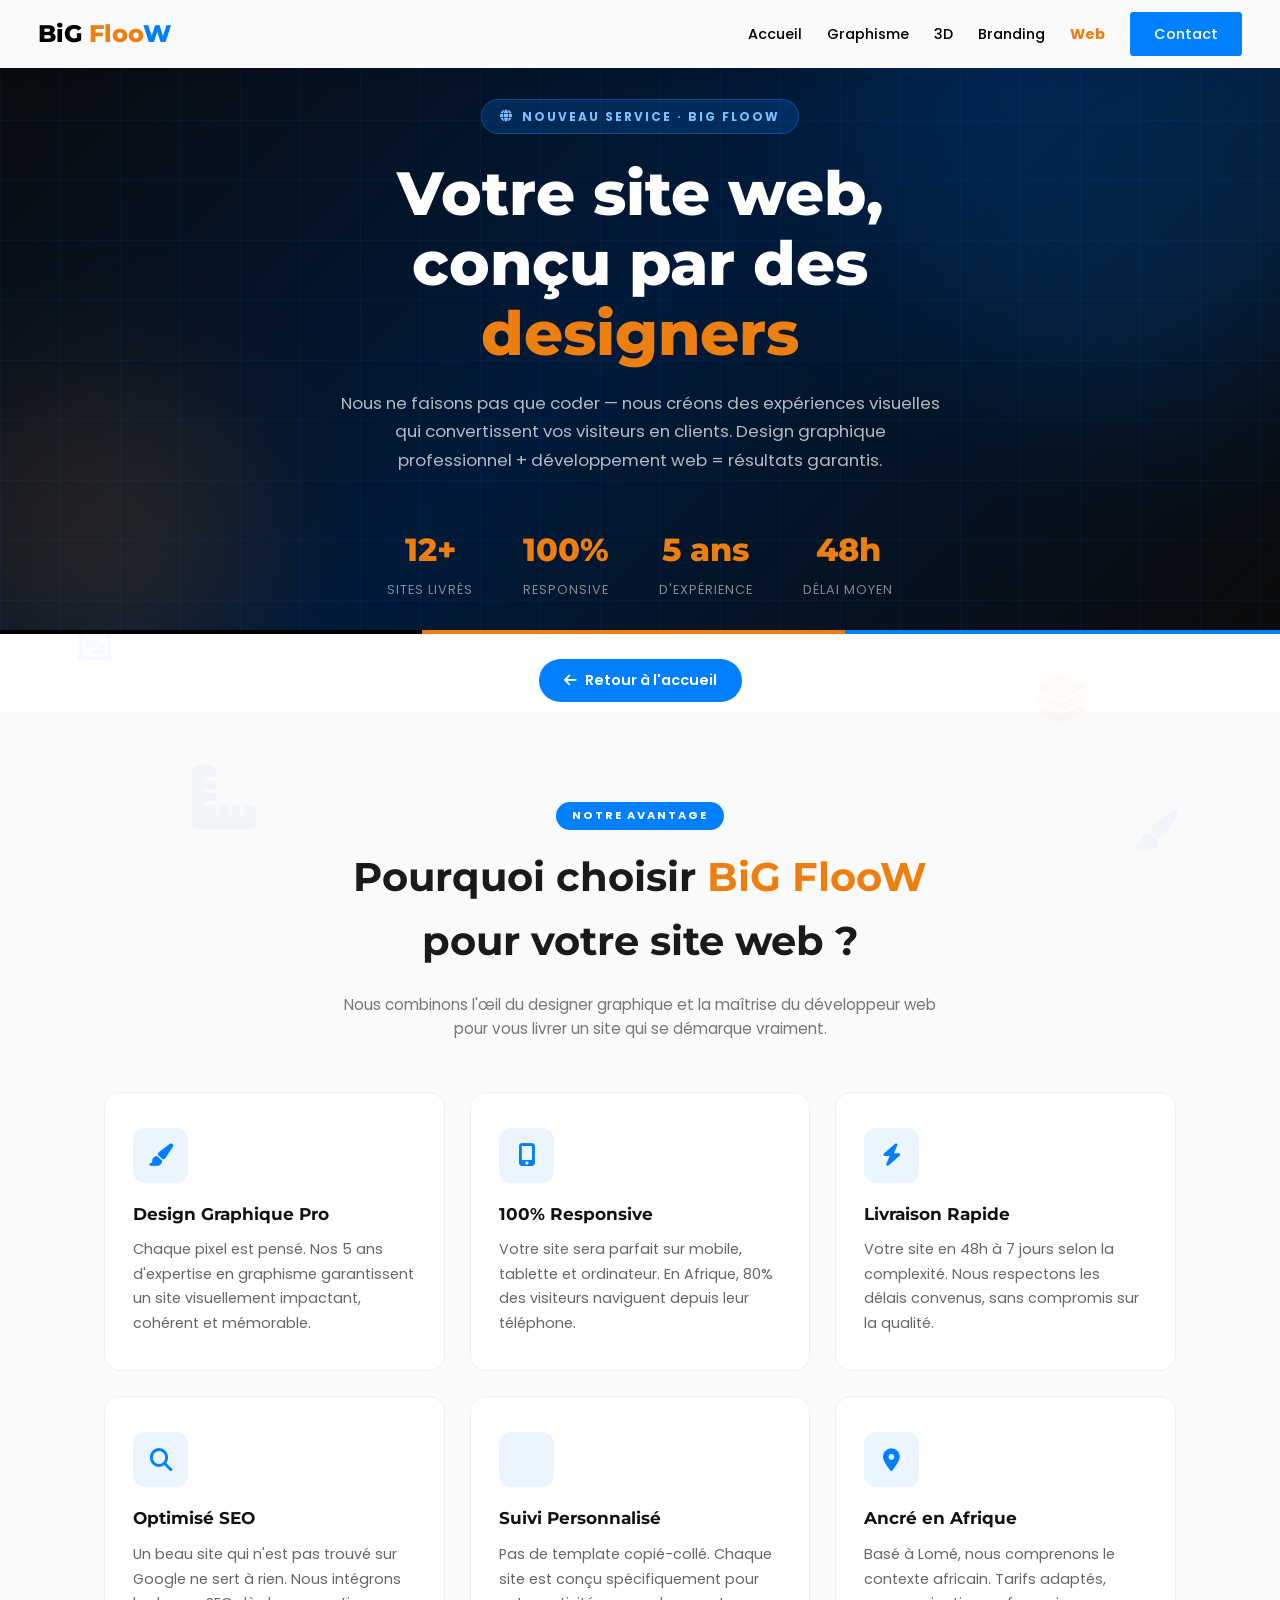
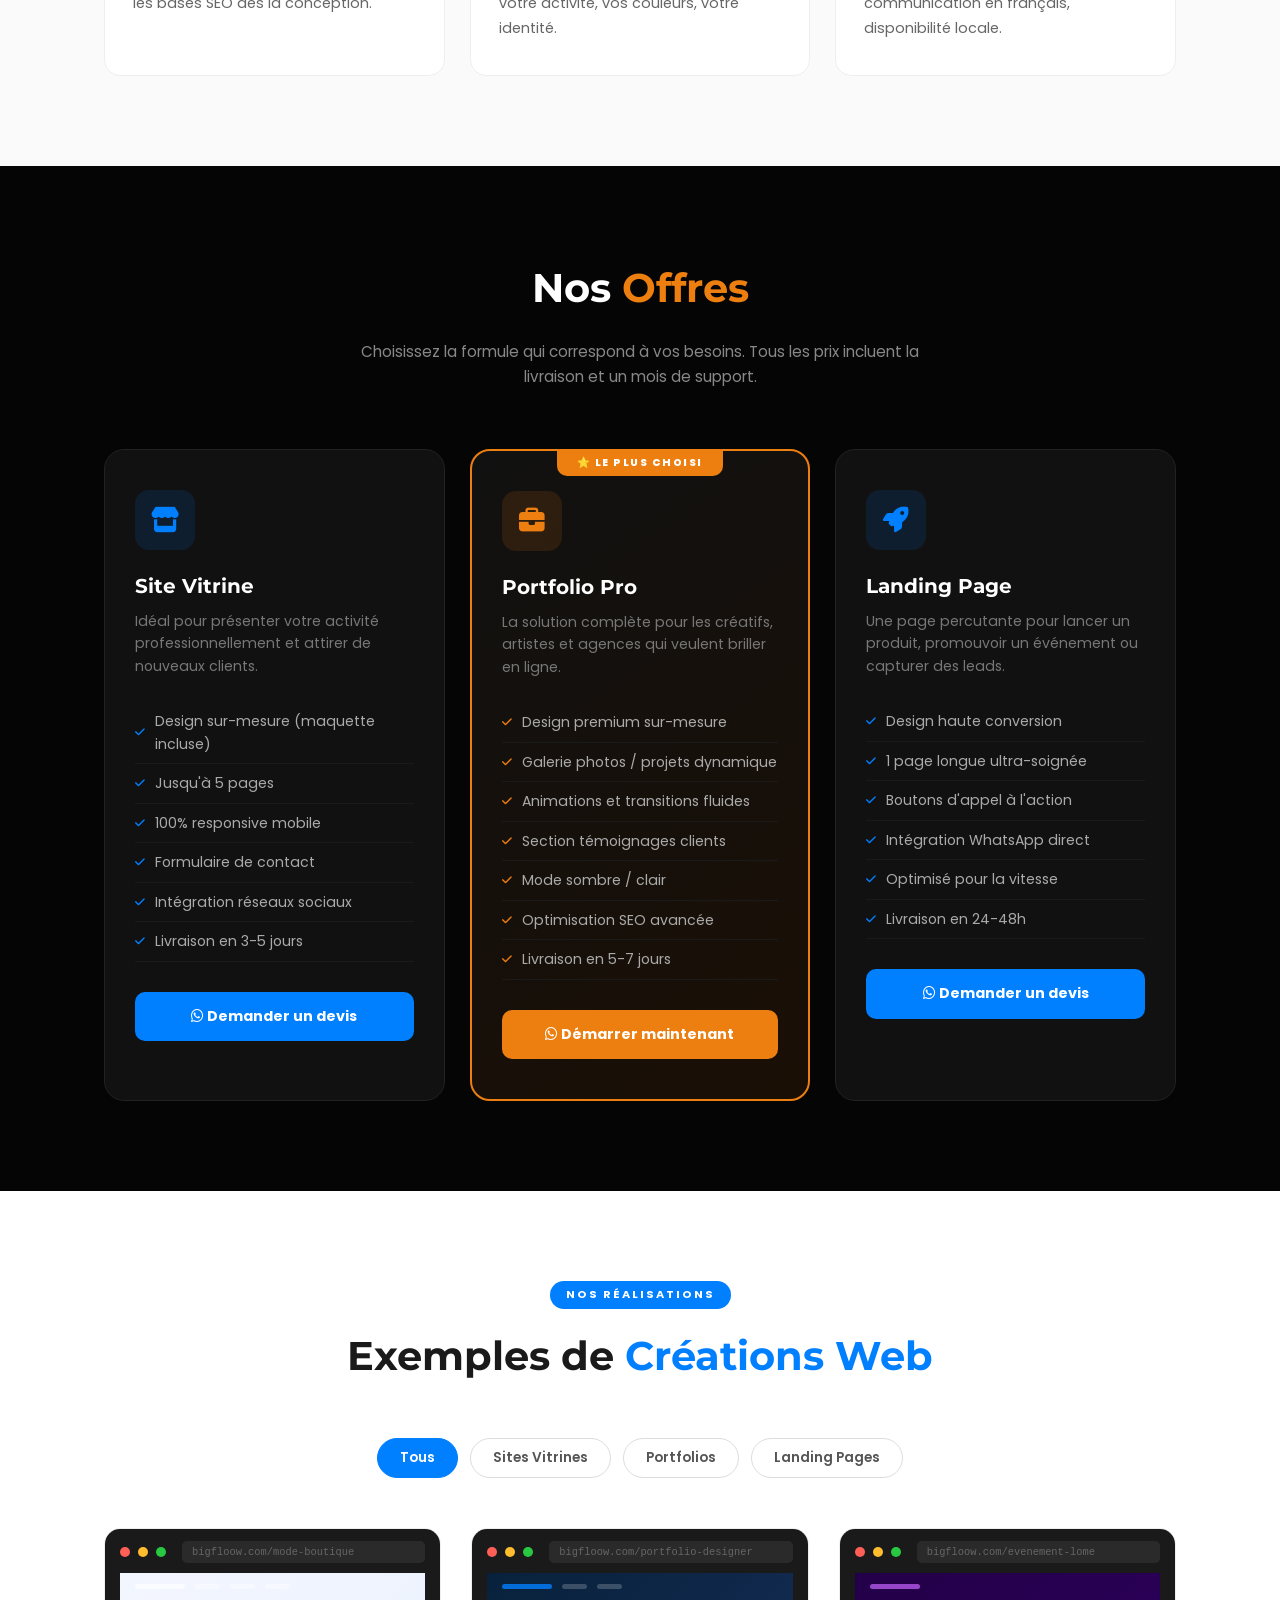
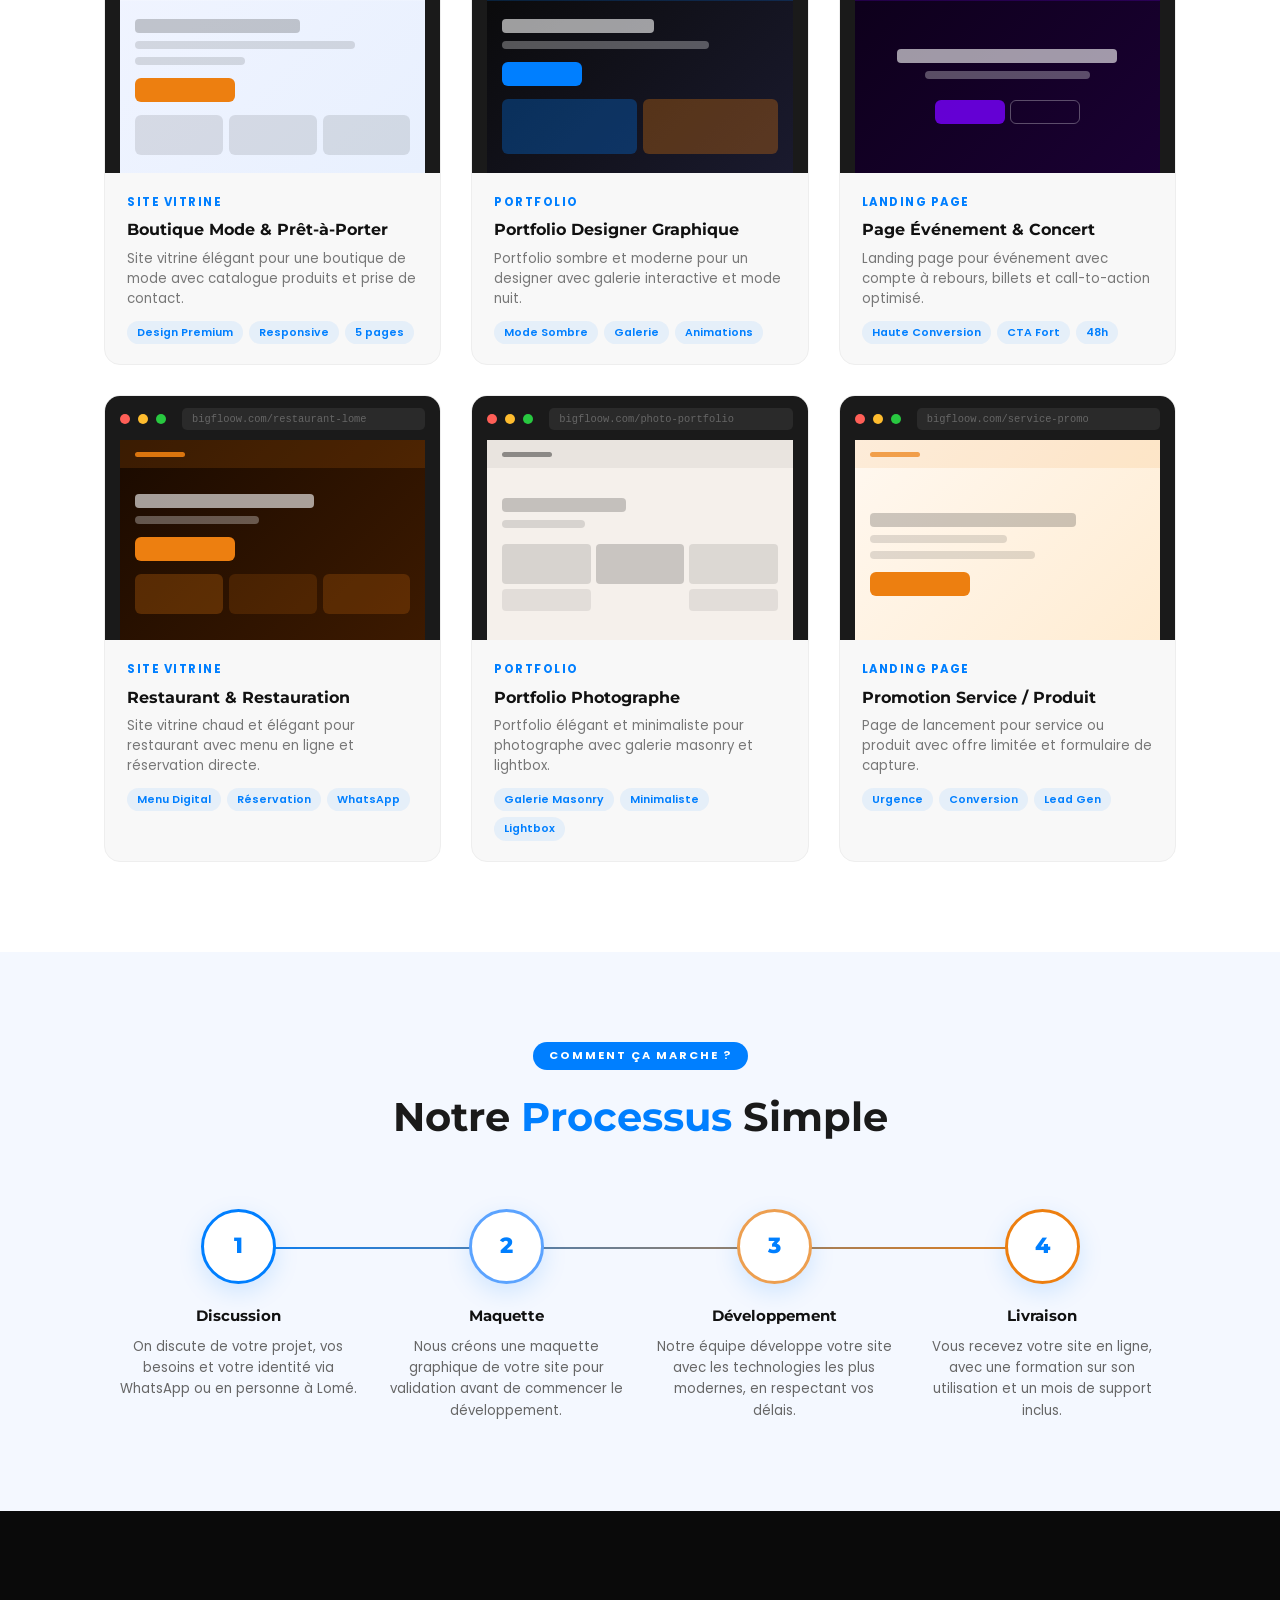
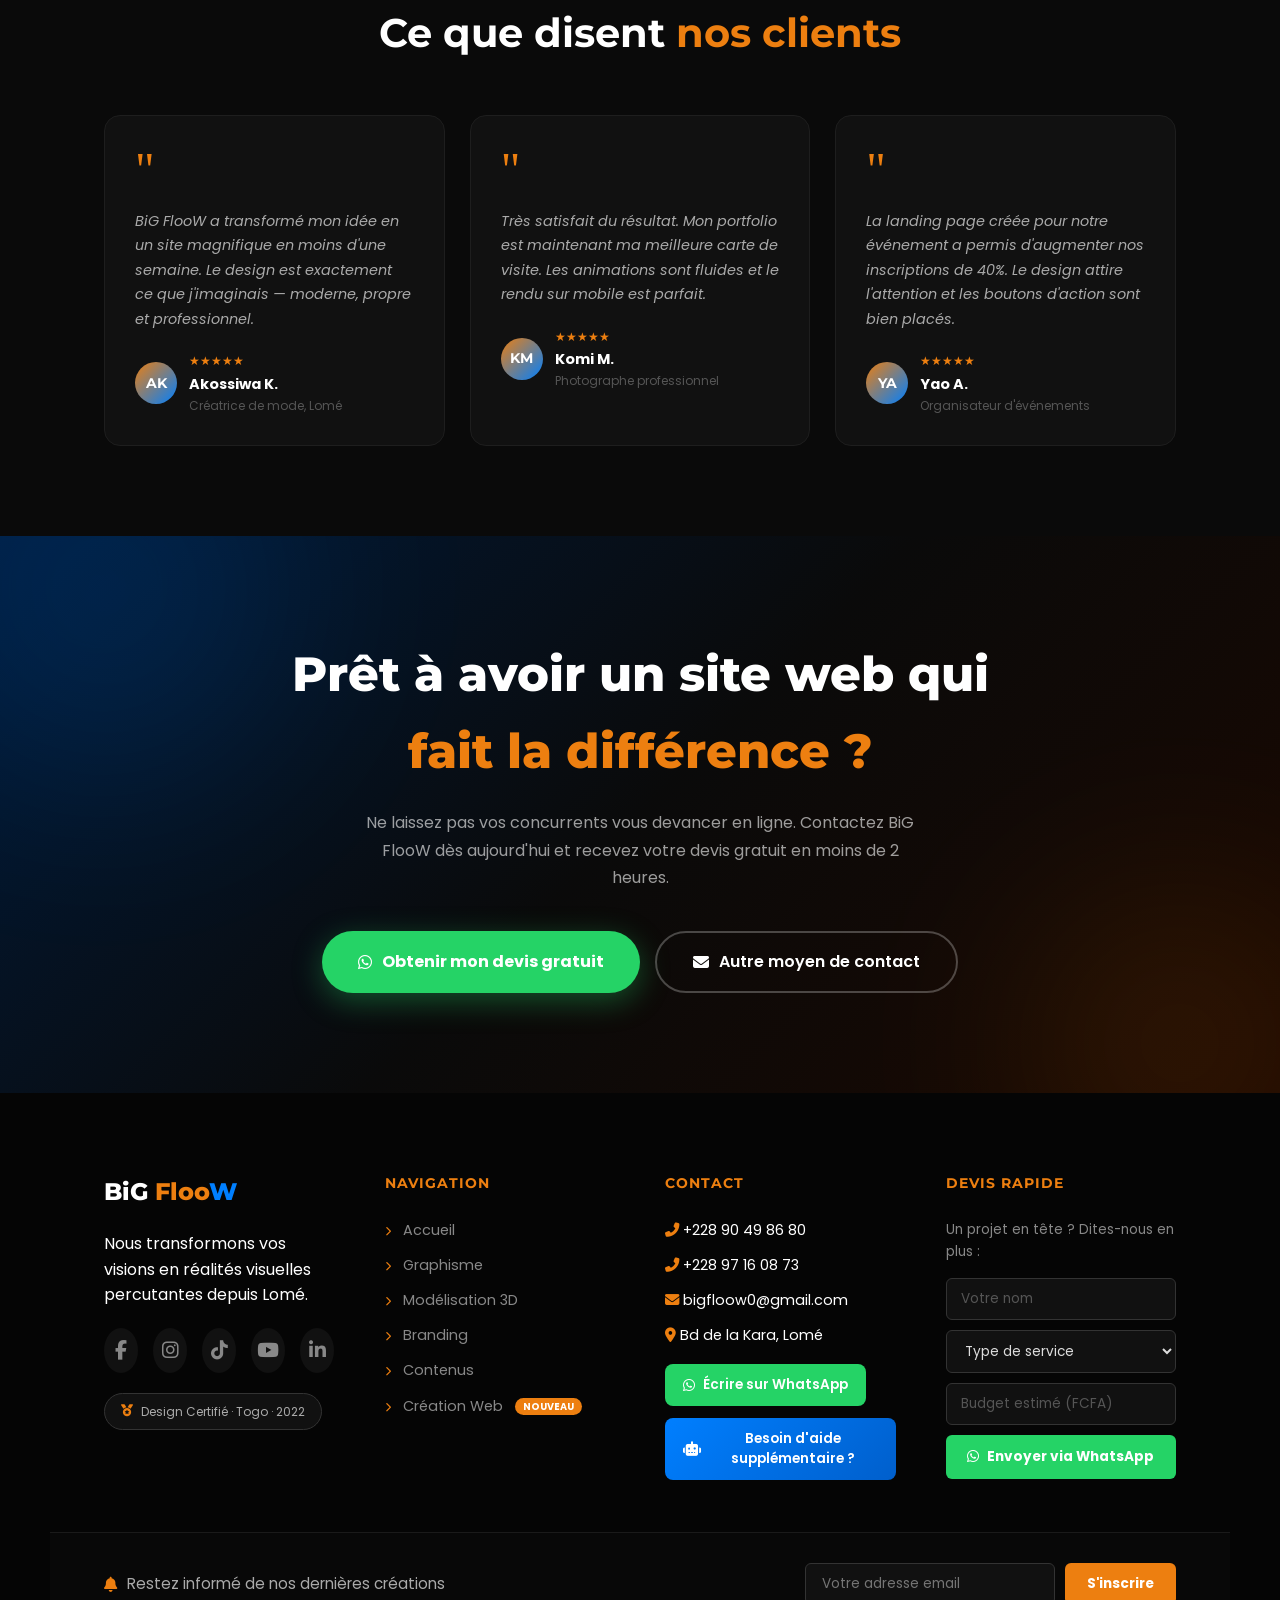
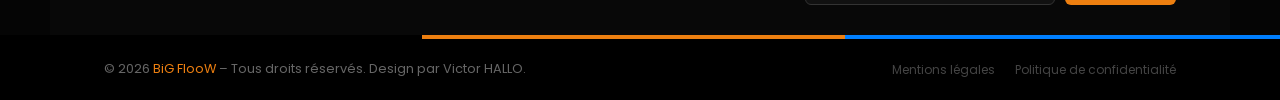
<file: portfolio-web.html>
<!DOCTYPE html>
<html lang="fr">
<head>
    <meta charset="UTF-8">
    <meta name="viewport" content="width=device-width, initial-scale=1.0">
    <meta name="description" content="BiG FlooW - Création de sites web à Lomé. Sites vitrines, portfolios, landing pages modernes et responsives.">
    <title>BiG FlooW | Création de Sites Web</title>
    <link rel="icon" type="image/png" href="fac2_logo.png">
    <link href="https://fonts.googleapis.com/css2?family=Montserrat:wght@400;700;800&family=Poppins:wght@300;400;500;600&display=swap" rel="stylesheet">
    <link rel="stylesheet" href="https://cdnjs.cloudflare.com/ajax/libs/font-awesome/6.4.0/css/all.min.css">
    <link rel="stylesheet" href="style.css">

    <style>
    /* ===== HERO WEB ===== */
    .web-hero {
        height: 70vh;
        background: linear-gradient(135deg, #0a0a0a 0%, #001a3a 50%, #0a0a0a 100%);
        position: relative;
        display: flex;
        align-items: center;
        justify-content: center;
        overflow: hidden;
        padding-top: 70px;
    }

    /* Grille décorative animée */
    .web-hero-grid {
        position: absolute;
        inset: 0;
        background-image:
            linear-gradient(rgba(0,127,255,0.07) 1px, transparent 1px),
            linear-gradient(90deg, rgba(0,127,255,0.07) 1px, transparent 1px);
        background-size: 60px 60px;
        animation: gridSlide 20s linear infinite;
    }
    @keyframes gridSlide {
        0% { transform: translateY(0); }
        100% { transform: translateY(60px); }
    }

    /* Cercles lumineux décoratifs */
    .web-hero-glow {
        position: absolute;
        border-radius: 50%;
        filter: blur(80px);
        opacity: 0.15;
    }
    .glow-blue { width: 500px; height: 500px; background: var(--accent-blue); top: -100px; right: -100px; }
    .glow-orange { width: 300px; height: 300px; background: var(--accent-orange); bottom: -50px; left: -50px; }

    .web-hero-content {
        position: relative;
        z-index: 2;
        text-align: center;
        color: white;
        max-width: 800px;
        padding: 0 5%;
    }
    .web-hero-label {
        display: inline-flex;
        align-items: center;
        gap: 8px;
        background: rgba(0,127,255,0.2);
        border: 1px solid rgba(0,127,255,0.4);
        color: #7fbfff;
        font-size: 0.75rem;
        font-weight: 700;
        text-transform: uppercase;
        letter-spacing: 2px;
        padding: 7px 18px;
        border-radius: 30px;
        margin-bottom: 25px;
    }
    .web-hero-content h1 {
        font-family: 'Montserrat', sans-serif;
        font-size: clamp(2rem, 5.5vw, 3.8rem);
        font-weight: 800;
        line-height: 1.15;
        margin-bottom: 20px;
    }
    .web-hero-content h1 span { color: var(--accent-orange); }
    .web-hero-content p {
        font-size: 1.05rem;
        color: rgba(255,255,255,0.7);
        max-width: 600px;
        margin: 0 auto 35px;
        line-height: 1.7;
    }
    .web-hero-btns { display: flex; gap: 15px; justify-content: center; flex-wrap: wrap; }
    .btn-hero-primary {
        display: inline-flex; align-items: center; gap: 10px;
        background: var(--accent-orange); color: white;
        padding: 14px 32px; border-radius: 50px;
        font-weight: 700; font-size: 0.95rem;
        text-decoration: none; transition: all 0.3s;
        box-shadow: 0 8px 25px rgba(237,127,16,0.35);
    }
    .btn-hero-primary:hover { transform: translateY(-3px); box-shadow: 0 15px 35px rgba(237,127,16,0.45); }
    .btn-hero-secondary {
        display: inline-flex; align-items: center; gap: 10px;
        background: transparent; color: white;
        padding: 14px 32px; border-radius: 50px;
        font-weight: 600; font-size: 0.95rem;
        text-decoration: none; transition: all 0.3s;
        border: 2px solid rgba(255,255,255,0.3);
    }
    .btn-hero-secondary:hover { border-color: white; background: rgba(255,255,255,0.08); }

    /* Stats rapides hero */
    .web-hero-stats {
        display: flex;
        justify-content: center;
        gap: 50px;
        margin-top: 50px;
        flex-wrap: wrap;
    }
    .web-hero-stat { text-align: center; }
    .web-hero-stat strong { display: block; font-family: 'Montserrat', sans-serif; font-size: 2rem; font-weight: 800; color: var(--accent-orange); }
    .web-hero-stat span { font-size: 0.8rem; color: rgba(255,255,255,0.5); text-transform: uppercase; letter-spacing: 1px; }

    /* ===== SECTION POURQUOI BiG FlooW ===== */
    .why-section {
        padding: 90px 0;
        background: #fafafa;
    }
    .why-grid {
        display: grid;
        grid-template-columns: repeat(auto-fit, minmax(260px, 1fr));
        gap: 25px;
        margin-top: 50px;
    }
    .why-card {
        background: white;
        border-radius: 16px;
        padding: 35px 28px;
        border: 1px solid #eee;
        transition: all 0.4s;
        position: relative;
        overflow: hidden;
    }
    .why-card::before {
        content: '';
        position: absolute;
        top: 0; left: 0;
        width: 4px; height: 100%;
        background: var(--accent-blue);
        transform: scaleY(0);
        transition: transform 0.3s;
        transform-origin: bottom;
    }
    .why-card:hover::before { transform: scaleY(1); }
    .why-card:hover { transform: translateY(-6px); box-shadow: 0 20px 40px rgba(0,127,255,0.08); border-color: transparent; }
    .why-icon {
        width: 55px; height: 55px;
        background: rgba(0,127,255,0.08);
        border-radius: 12px;
        display: flex; align-items: center; justify-content: center;
        font-size: 1.4rem; color: var(--accent-blue);
        margin-bottom: 18px;
    }
    .why-card h3 { font-family: 'Montserrat', sans-serif; font-size: 1.05rem; font-weight: 700; margin-bottom: 10px; color: #111; }
    .why-card p { font-size: 0.9rem; color: #666; line-height: 1.7; }

    /* ===== OFFRES / TARIFS ===== */
    .offers-section { padding: 90px 0; background: #050505; }
    .offers-section .section-title { color: white; }
    .offers-subtitle { text-align: center; color: #888; max-width: 600px; margin: -30px auto 60px; font-size: 0.95rem; }
    .offers-grid {
        display: grid;
        grid-template-columns: repeat(auto-fit, minmax(280px, 1fr));
        gap: 25px;
    }
    .offer-card {
        background: #111;
        border: 1px solid #222;
        border-radius: 20px;
        padding: 40px 30px;
        transition: all 0.4s;
        position: relative;
        overflow: hidden;
    }
    .offer-card:hover { transform: translateY(-8px); border-color: var(--accent-blue); box-shadow: 0 20px 50px rgba(0,127,255,0.15); }
    .offer-card--popular {
        border: 2px solid var(--accent-orange);
        background: linear-gradient(145deg, #111, #1a0f05);
    }
    .offer-card--popular:hover { border-color: var(--accent-orange); box-shadow: 0 20px 50px rgba(237,127,16,0.2); }
    .offer-popular-badge {
        position: absolute; top: -1px; left: 50%; transform: translateX(-50%);
        background: var(--accent-orange); color: white;
        font-size: 0.65rem; font-weight: 800;
        text-transform: uppercase; letter-spacing: 1.5px;
        padding: 5px 20px; border-radius: 0 0 10px 10px;
        white-space: nowrap;
    }
    .offer-icon {
        width: 60px; height: 60px;
        border-radius: 14px;
        background: rgba(0,127,255,0.12);
        display: flex; align-items: center; justify-content: center;
        font-size: 1.6rem; color: var(--accent-blue);
        margin-bottom: 20px;
    }
    .offer-card--popular .offer-icon { background: rgba(237,127,16,0.12); color: var(--accent-orange); }
    .offer-card h3 { font-family: 'Montserrat', sans-serif; font-size: 1.25rem; color: white; margin-bottom: 8px; }
    .offer-card .offer-desc { font-size: 0.88rem; color: #777; margin-bottom: 25px; line-height: 1.6; }
    .offer-features { list-style: none; margin-bottom: 30px; }
    .offer-features li {
        font-size: 0.88rem; color: #aaa; padding: 8px 0;
        border-bottom: 1px solid #1a1a1a;
        display: flex; align-items: center; gap: 10px;
    }
    .offer-features li i { color: var(--accent-blue); font-size: 0.7rem; flex-shrink: 0; }
    .offer-card--popular .offer-features li i { color: var(--accent-orange); }
    .offer-cta {
        display: block; text-align: center;
        background: var(--accent-blue); color: white;
        padding: 13px 20px; border-radius: 10px;
        font-weight: 700; font-size: 0.9rem;
        text-decoration: none; transition: all 0.3s;
    }
    .offer-cta:hover { background: #005fcc; transform: translateY(-2px); }
    .offer-card--popular .offer-cta { background: var(--accent-orange); }
    .offer-card--popular .offer-cta:hover { background: #c96a00; }

    /* ===== GALERIE MOCKUPS ===== */
    .gallery-section { padding: 90px 0; background: white; }
    .gallery-filter {
        display: flex; gap: 12px; justify-content: center;
        flex-wrap: wrap; margin-bottom: 50px;
    }
    .filter-btn {
        padding: 9px 22px; border-radius: 25px;
        border: 1.5px solid #ddd; background: white;
        font-size: 0.85rem; font-weight: 600; color: #555;
        cursor: pointer; transition: all 0.3s;
        font-family: 'Poppins', sans-serif;
    }
    .filter-btn.active, .filter-btn:hover {
        background: var(--accent-blue); color: white; border-color: var(--accent-blue);
    }
    .mockup-grid {
        display: grid;
        grid-template-columns: repeat(auto-fill, minmax(320px, 1fr));
        gap: 30px;
    }
    .mockup-card {
        border-radius: 16px;
        overflow: hidden;
        background: #f8f8f8;
        border: 1px solid #eee;
        transition: all 0.4s;
        cursor: pointer;
    }
    .mockup-card:hover { transform: translateY(-8px); box-shadow: 0 20px 50px rgba(0,0,0,0.1); border-color: var(--accent-blue); }
    .mockup-browser {
        background: #1a1a1a;
        padding: 12px 15px 0;
    }
    .browser-bar {
        display: flex; align-items: center; gap: 8px;
        margin-bottom: 10px;
    }
    .browser-dot { width: 10px; height: 10px; border-radius: 50%; }
    .browser-dot.red { background: #ff5f57; }
    .browser-dot.yellow { background: #febc2e; }
    .browser-dot.green { background: #28c840; }
    .browser-url {
        flex: 1; background: #2a2a2a; border-radius: 5px;
        height: 22px; margin-left: 8px;
        display: flex; align-items: center; padding: 0 10px;
    }
    .browser-url span { font-size: 0.65rem; color: #666; font-family: monospace; }
    .mockup-screen {
        width: 100%; height: 200px;
        display: flex; align-items: center; justify-content: center;
        position: relative; overflow: hidden;
    }
    .mockup-screen-inner {
        width: 100%; height: 100%;
        display: flex; flex-direction: column;
        position: relative; overflow: hidden;
    }
    /* Vitrines simulées avec CSS */
    .screen-vitrine { background: linear-gradient(135deg, #f0f4ff, #e8f0fe); }
    .screen-portfolio { background: linear-gradient(135deg, #0a0a0a, #1a1a2e); }
    .screen-landing { background: linear-gradient(135deg, #fff8f0, #ffecd2); }
    .screen-ecom { background: linear-gradient(135deg, #f0fff4, #e6ffed); }
    .screen-resto { background: linear-gradient(135deg, #1a0a00, #3d1a00); }
    .screen-event { background: linear-gradient(135deg, #0d001a, #1a0033); }

    .screen-nav { height: 28px; display: flex; align-items: center; padding: 0 15px; gap: 10px; background: rgba(255,255,255,0.15); }
    .screen-nav-dot { width: 30px; height: 5px; border-radius: 3px; background: rgba(255,255,255,0.4); }
    .screen-nav-dot:first-child { width: 50px; background: rgba(255,255,255,0.7); }
    .screen-body { flex: 1; padding: 15px; display: flex; flex-direction: column; justify-content: center; gap: 8px; }
    .screen-heading { height: 14px; border-radius: 4px; background: rgba(255,255,255,0.6); width: 70%; }
    .screen-heading.dark { background: rgba(0,0,0,0.2); }
    .screen-sub { height: 8px; border-radius: 4px; background: rgba(255,255,255,0.3); width: 50%; }
    .screen-sub.dark { background: rgba(0,0,0,0.12); }
    .screen-btn { height: 24px; border-radius: 6px; width: 100px; margin-top: 5px; }
    .screen-btn.orange { background: var(--accent-orange); }
    .screen-btn.blue { background: var(--accent-blue); }
    .screen-cards { display: grid; grid-template-columns: 1fr 1fr 1fr; gap: 6px; margin-top: 5px; }
    .screen-card-item { height: 40px; border-radius: 6px; background: rgba(255,255,255,0.2); }
    .screen-card-item.dark { background: rgba(0,0,0,0.1); }

    .mockup-info { padding: 20px 22px; }
    .mockup-type { font-size: 0.72rem; text-transform: uppercase; letter-spacing: 1.5px; color: var(--accent-blue); font-weight: 700; margin-bottom: 6px; }
    .mockup-name { font-family: 'Montserrat', sans-serif; font-size: 1rem; font-weight: 700; color: #111; margin-bottom: 6px; }
    .mockup-desc { font-size: 0.83rem; color: #777; line-height: 1.5; }
    .mockup-tags { display: flex; gap: 6px; flex-wrap: wrap; margin-top: 12px; }
    .mockup-tag { font-size: 0.68rem; padding: 3px 10px; border-radius: 20px; background: rgba(0,127,255,0.08); color: var(--accent-blue); font-weight: 600; }

    /* ===== PROCESSUS ===== */
    .process-section { padding: 90px 0; background: #f4f8ff; }
    .process-steps {
        display: grid;
        grid-template-columns: repeat(auto-fit, minmax(200px, 1fr));
        gap: 0;
        margin-top: 60px;
        position: relative;
    }
    .process-steps::before {
        content: '';
        position: absolute;
        top: 38px; left: 10%; right: 10%;
        height: 2px;
        background: linear-gradient(to right, var(--accent-blue), var(--accent-orange));
        z-index: 0;
    }
    .process-step {
        text-align: center;
        padding: 0 15px;
        position: relative;
        z-index: 1;
    }
    .step-number {
        width: 75px; height: 75px;
        border-radius: 50%;
        background: white;
        border: 3px solid var(--accent-blue);
        display: flex; align-items: center; justify-content: center;
        font-family: 'Montserrat', sans-serif;
        font-size: 1.4rem; font-weight: 800;
        color: var(--accent-blue);
        margin: 0 auto 20px;
        box-shadow: 0 8px 25px rgba(0,127,255,0.15);
    }
    .process-step:nth-child(2) .step-number { border-color: #5ba3ff; }
    .process-step:nth-child(3) .step-number { border-color: #ed9f50; }
    .process-step:nth-child(4) .step-number { border-color: var(--accent-orange); }
    .process-step h4 { font-family: 'Montserrat', sans-serif; font-size: 0.95rem; font-weight: 700; margin-bottom: 8px; color: #111; }
    .process-step p { font-size: 0.83rem; color: #666; line-height: 1.6; }

    /* ===== TÉMOIGNAGES ===== */
    .temoignages-section { padding: 90px 0; background: #0a0a0a; }
    .temoignages-section .section-title { color: white; }
    .temoignages-grid {
        display: grid;
        grid-template-columns: repeat(auto-fit, minmax(280px, 1fr));
        gap: 25px;
        margin-top: 50px;
    }
    .temoignage-card {
        background: #111;
        border: 1px solid #1e1e1e;
        border-radius: 16px;
        padding: 30px;
        position: relative;
        transition: all 0.3s;
    }
    .temoignage-card:hover { border-color: var(--accent-orange); transform: translateY(-4px); }
    .temoignage-quote { font-size: 3rem; color: var(--accent-orange); line-height: 1; margin-bottom: 15px; font-family: Georgia, serif; }
    .temoignage-text { color: #aaa; font-size: 0.9rem; line-height: 1.7; margin-bottom: 20px; font-style: italic; }
    .temoignage-author { display: flex; align-items: center; gap: 12px; }
    .author-avatar {
        width: 42px; height: 42px; border-radius: 50%;
        background: linear-gradient(135deg, var(--accent-orange), var(--accent-blue));
        display: flex; align-items: center; justify-content: center;
        font-family: 'Montserrat', sans-serif; font-weight: 700;
        color: white; font-size: 0.9rem; flex-shrink: 0;
    }
    .author-name { font-weight: 700; font-size: 0.9rem; color: white; }
    .author-role { font-size: 0.75rem; color: #555; }
    .stars { color: var(--accent-orange); font-size: 0.75rem; margin-bottom: 2px; }

    /* ===== CTA FINAL ===== */
    .cta-web-section {
        padding: 100px 0;
        background: linear-gradient(135deg, #001a3a 0%, #0a0a0a 50%, #1a0800 100%);
        text-align: center;
        position: relative;
        overflow: hidden;
    }
    .cta-web-glow { position: absolute; border-radius: 50%; filter: blur(100px); opacity: 0.12; }
    .cta-glow1 { width: 400px; height: 400px; background: var(--accent-blue); top: -150px; left: -100px; }
    .cta-glow2 { width: 300px; height: 300px; background: var(--accent-orange); bottom: -100px; right: -50px; }
    .cta-web-section h2 { font-family: 'Montserrat', sans-serif; font-size: clamp(1.8rem, 4vw, 3rem); font-weight: 800; color: white; margin-bottom: 20px; position: relative; z-index: 1; }
    .cta-web-section h2 span { color: var(--accent-orange); }
    .cta-web-section p { color: rgba(255,255,255,0.6); font-size: 1rem; max-width: 550px; margin: 0 auto 40px; position: relative; z-index: 1; line-height: 1.7; }
    .cta-web-btns { display: flex; justify-content: center; gap: 15px; flex-wrap: wrap; position: relative; z-index: 1; }
    .cta-btn-wa {
        display: inline-flex; align-items: center; gap: 10px;
        background: #25d366; color: white;
        padding: 16px 36px; border-radius: 50px;
        font-weight: 700; font-size: 1rem;
        text-decoration: none; transition: all 0.3s;
        box-shadow: 0 8px 30px rgba(37,211,102,0.35);
    }
    .cta-btn-wa:hover { transform: translateY(-3px); box-shadow: 0 15px 40px rgba(37,211,102,0.45); }
    .cta-btn-back {
        display: inline-flex; align-items: center; gap: 10px;
        background: transparent; color: white;
        padding: 16px 36px; border-radius: 50px;
        font-weight: 600; font-size: 1rem;
        text-decoration: none; transition: all 0.3s;
        border: 2px solid rgba(255,255,255,0.25);
    }
    .cta-btn-back:hover { border-color: white; background: rgba(255,255,255,0.08); }

    /* Barre tricolore décorative */
    .tricolor-bar { height: 4px; background: linear-gradient(to right, #000 33%, #ED7F10 33% 66%, #007FFF 66%); }

    /* Responsive */
    @media (max-width: 768px) {
        .process-steps::before { display: none; }
        .process-steps { gap: 30px; }
        .web-hero-stats { gap: 25px; }
        .web-hero-stat strong { font-size: 1.5rem; }
    }
    </style>
</head>
<body>

<!-- STICKERS DESIGN EN ARRIÈRE-PLAN -->
<div class="bg-stickers" aria-hidden="true">
    <i class="fas fa-pen-nib sticker s1"></i>
    <i class="fas fa-bezier-curve sticker s2"></i>
    <i class="fas fa-palette sticker s3"></i>
    <i class="fas fa-vector-square sticker s4"></i>
    <i class="fas fa-draw-polygon sticker s5"></i>
    <i class="fas fa-crop-alt sticker s6"></i>
    <i class="fas fa-magic sticker s7"></i>
    <i class="fas fa-object-group sticker s8"></i>
    <i class="fas fa-layer-group sticker s9"></i>
    <i class="fas fa-ruler-combined sticker s10"></i>
    <i class="fas fa-cube sticker s11"></i>
    <i class="fas fa-paint-brush sticker s12"></i>
    <i class="fas fa-globe sticker s13"></i>
    <i class="fas fa-film sticker s14"></i>
</div>

<!-- ===== NAVBAR ===== -->
<nav class="navbar">
    <div class="brand">BiG <span class="floo">Floo</span><span class="w">W</span></div>
    <ul class="nav-links">
        <li><a href="index.html">Accueil</a></li>
        <li><a href="portfolio.html">Graphisme</a></li>
        <li><a href="portfolio-3d.html">3D</a></li>
        <li><a href="portfolio-branding.html">Branding</a></li>
        <li><a href="portfolio-web.html" style="color: var(--accent-orange); font-weight:700;">Web</a></li>
        <li><a href="index.html#contact" class="btn-contact">Contact</a></li>
    </ul>
</nav>

<!-- ===== HERO ===== -->
<header class="web-hero">
    <div class="web-hero-grid"></div>
    <div class="web-hero-glow glow-blue"></div>
    <div class="web-hero-glow glow-orange"></div>

    <div class="web-hero-content">
        <div class="web-hero-label">
            <i class="fas fa-globe"></i>
            Nouveau Service · BiG FlooW
        </div>
        <h1>Votre site web,<br>conçu par des <span>designers</span></h1>
        <p>Nous ne faisons pas que coder — nous créons des expériences visuelles qui convertissent vos visiteurs en clients. Design graphique professionnel + développement web = résultats garantis.</p>
        
        <div class="web-hero-stats">
            <div class="web-hero-stat">
                <strong>12+</strong>
                <span>Sites livrés</span>
            </div>
            <div class="web-hero-stat">
                <strong>100%</strong>
                <span>Responsive</span>
            </div>
            <div class="web-hero-stat">
                <strong>5 ans</strong>
                <span>D'expérience</span>
            </div>
            <div class="web-hero-stat">
                <strong>48h</strong>
                <span>Délai moyen</span>
            </div>
        </div>
    </div>
</header>

<div class="tricolor-bar"></div>

<!-- Lien retour -->
<div style="text-align:center; padding: 25px 0 10px;">
    <a href="index.html" style="display:inline-flex; align-items:center; gap:8px; padding:10px 25px; background:var(--accent-blue); color:white; border-radius:30px; text-decoration:none; font-weight:600; font-size:0.9rem; transition:0.3s;" onmouseover="this.style.background='#005fcc'" onmouseout="this.style.background='var(--accent-blue)'">
        <i class="fas fa-arrow-left"></i> Retour à l'accueil
    </a>
</div>

<!-- ===== POURQUOI NOUS CHOISIR ===== -->
<section class="why-section">
    <div class="container">
        <span class="story-label" style="display:block; width:fit-content; margin: 0 auto 15px;">Notre Avantage</span>
        <h2 class="section-title">Pourquoi choisir <span style="color:var(--accent-orange)">BiG FlooW</span><br>pour votre site web ?</h2>
        <p style="text-align:center; color:#777; max-width:600px; margin: -30px auto 0; font-size:0.95rem;">Nous combinons l'œil du designer graphique et la maîtrise du développeur web pour vous livrer un site qui se démarque vraiment.</p>

        <div class="why-grid">
            <div class="why-card">
                <div class="why-icon"><i class="fas fa-paint-brush"></i></div>
                <h3>Design Graphique Pro</h3>
                <p>Chaque pixel est pensé. Nos 5 ans d'expertise en graphisme garantissent un site visuellement impactant, cohérent et mémorable.</p>
            </div>
            <div class="why-card">
                <div class="why-icon"><i class="fas fa-mobile-alt"></i></div>
                <h3>100% Responsive</h3>
                <p>Votre site sera parfait sur mobile, tablette et ordinateur. En Afrique, 80% des visiteurs naviguent depuis leur téléphone.</p>
            </div>
            <div class="why-card">
                <div class="why-icon"><i class="fas fa-bolt"></i></div>
                <h3>Livraison Rapide</h3>
                <p>Votre site en 48h à 7 jours selon la complexité. Nous respectons les délais convenus, sans compromis sur la qualité.</p>
            </div>
            <div class="why-card">
                <div class="why-icon"><i class="fas fa-search"></i></div>
                <h3>Optimisé SEO</h3>
                <p>Un beau site qui n'est pas trouvé sur Google ne sert à rien. Nous intégrons les bases SEO dès la conception.</p>
            </div>
            <div class="why-card">
                <div class="why-icon"><i class="fas fa-hand-shake"></i></div>
                <h3>Suivi Personnalisé</h3>
                <p>Pas de template copié-collé. Chaque site est conçu spécifiquement pour votre activité, vos couleurs, votre identité.</p>
            </div>
            <div class="why-card">
                <div class="why-icon"><i class="fas fa-map-marker-alt"></i></div>
                <h3>Ancré en Afrique</h3>
                <p>Basé à Lomé, nous comprenons le contexte africain. Tarifs adaptés, communication en français, disponibilité locale.</p>
            </div>
        </div>
    </div>
</section>

<!-- ===== NOS OFFRES ===== -->
<section class="offers-section">
    <div class="container">
        <h2 class="section-title">Nos <span style="color:var(--accent-orange)">Offres</span></h2>
        <p class="offers-subtitle">Choisissez la formule qui correspond à vos besoins. Tous les prix incluent la livraison et un mois de support.</p>

        <div class="offers-grid">
            <div class="offer-card">
                <div class="offer-icon"><i class="fas fa-store"></i></div>
                <h3>Site Vitrine</h3>
                <p class="offer-desc">Idéal pour présenter votre activité professionnellement et attirer de nouveaux clients.</p>
                <ul class="offer-features">
                    <li><i class="fas fa-check"></i> Design sur-mesure (maquette incluse)</li>
                    <li><i class="fas fa-check"></i> Jusqu'à 5 pages</li>
                    <li><i class="fas fa-check"></i> 100% responsive mobile</li>
                    <li><i class="fas fa-check"></i> Formulaire de contact</li>
                    <li><i class="fas fa-check"></i> Intégration réseaux sociaux</li>
                    <li><i class="fas fa-check"></i> Livraison en 3-5 jours</li>
                </ul>
                <a href="https://wa.me/22890498680?text=Bonjour%20BiG%20FlooW%2C%20je%20suis%20intéressé%20par%20un%20site%20vitrine." class="offer-cta" target="_blank">
                    <i class="fab fa-whatsapp"></i> Demander un devis
                </a>
            </div>

            <div class="offer-card offer-card--popular">
                <div class="offer-popular-badge">⭐ Le plus choisi</div>
                <div class="offer-icon"><i class="fas fa-briefcase"></i></div>
                <h3>Portfolio Pro</h3>
                <p class="offer-desc">La solution complète pour les créatifs, artistes et agences qui veulent briller en ligne.</p>
                <ul class="offer-features">
                    <li><i class="fas fa-check"></i> Design premium sur-mesure</li>
                    <li><i class="fas fa-check"></i> Galerie photos / projets dynamique</li>
                    <li><i class="fas fa-check"></i> Animations et transitions fluides</li>
                    <li><i class="fas fa-check"></i> Section témoignages clients</li>
                    <li><i class="fas fa-check"></i> Mode sombre / clair</li>
                    <li><i class="fas fa-check"></i> Optimisation SEO avancée</li>
                    <li><i class="fas fa-check"></i> Livraison en 5-7 jours</li>
                </ul>
                <a href="https://wa.me/22890498680?text=Bonjour%20BiG%20FlooW%2C%20je%20veux%20un%20portfolio%20professionnel." class="offer-cta" target="_blank">
                    <i class="fab fa-whatsapp"></i> Démarrer maintenant
                </a>
            </div>

            <div class="offer-card">
                <div class="offer-icon"><i class="fas fa-rocket"></i></div>
                <h3>Landing Page</h3>
                <p class="offer-desc">Une page percutante pour lancer un produit, promouvoir un événement ou capturer des leads.</p>
                <ul class="offer-features">
                    <li><i class="fas fa-check"></i> Design haute conversion</li>
                    <li><i class="fas fa-check"></i> 1 page longue ultra-soignée</li>
                    <li><i class="fas fa-check"></i> Boutons d'appel à l'action</li>
                    <li><i class="fas fa-check"></i> Intégration WhatsApp direct</li>
                    <li><i class="fas fa-check"></i> Optimisé pour la vitesse</li>
                    <li><i class="fas fa-check"></i> Livraison en 24-48h</li>
                </ul>
                <a href="https://wa.me/22890498680?text=Bonjour%20BiG%20FlooW%2C%20je%20souhaite%20une%20landing%20page." class="offer-cta" target="_blank">
                    <i class="fab fa-whatsapp"></i> Demander un devis
                </a>
            </div>
        </div>
    </div>
</section>

<!-- ===== GALERIE MOCKUPS ===== -->
<section class="gallery-section" id="galerie-web">
    <div class="container">
        <span class="story-label" style="display:block; width:fit-content; margin: 0 auto 15px;">Nos Réalisations</span>
        <h2 class="section-title">Exemples de <span style="color:var(--accent-blue)">Créations Web</span></h2>

        <div class="gallery-filter">
            <button class="filter-btn active" onclick="filterCards('all', this)">Tous</button>
            <button class="filter-btn" onclick="filterCards('vitrine', this)">Sites Vitrines</button>
            <button class="filter-btn" onclick="filterCards('portfolio', this)">Portfolios</button>
            <button class="filter-btn" onclick="filterCards('landing', this)">Landing Pages</button>
        </div>

        <div class="mockup-grid">

            <!-- CARD 1 : Site vitrine mode -->
            <div class="mockup-card" data-cat="vitrine" onclick="openLightboxMock(this)">
                <div class="mockup-browser">
                    <div class="browser-bar">
                        <div class="browser-dot red"></div>
                        <div class="browser-dot yellow"></div>
                        <div class="browser-dot green"></div>
                        <div class="browser-url"><span>bigfloow.com/mode-boutique</span></div>
                    </div>
                    <div class="mockup-screen screen-vitrine">
                        <div class="mockup-screen-inner">
                            <div class="screen-nav">
                                <div class="screen-nav-dot"></div>
                                <div class="screen-nav-dot" style="width:25px"></div>
                                <div class="screen-nav-dot" style="width:25px"></div>
                                <div class="screen-nav-dot" style="width:25px"></div>
                            </div>
                            <div class="screen-body">
                                <div class="screen-heading dark" style="width:60%"></div>
                                <div class="screen-sub dark" style="width:80%"></div>
                                <div class="screen-sub dark" style="width:40%"></div>
                                <div class="screen-btn orange"></div>
                                <div class="screen-cards">
                                    <div class="screen-card-item dark"></div>
                                    <div class="screen-card-item dark"></div>
                                    <div class="screen-card-item dark"></div>
                                </div>
                            </div>
                        </div>
                    </div>
                </div>
                <div class="mockup-info">
                    <div class="mockup-type">Site Vitrine</div>
                    <div class="mockup-name">Boutique Mode & Prêt-à-Porter</div>
                    <div class="mockup-desc">Site vitrine élégant pour une boutique de mode avec catalogue produits et prise de contact.</div>
                    <div class="mockup-tags">
                        <span class="mockup-tag">Design Premium</span>
                        <span class="mockup-tag">Responsive</span>
                        <span class="mockup-tag">5 pages</span>
                    </div>
                </div>
            </div>

            <!-- CARD 2 : Portfolio créatif -->
            <div class="mockup-card" data-cat="portfolio" onclick="openLightboxMock(this)">
                <div class="mockup-browser">
                    <div class="browser-bar">
                        <div class="browser-dot red"></div>
                        <div class="browser-dot yellow"></div>
                        <div class="browser-dot green"></div>
                        <div class="browser-url"><span>bigfloow.com/portfolio-designer</span></div>
                    </div>
                    <div class="mockup-screen screen-portfolio">
                        <div class="mockup-screen-inner">
                            <div class="screen-nav" style="background:rgba(0,127,255,0.2)">
                                <div class="screen-nav-dot" style="background:rgba(0,127,255,0.8)"></div>
                                <div class="screen-nav-dot" style="width:25px; background:rgba(255,255,255,0.2)"></div>
                                <div class="screen-nav-dot" style="width:25px; background:rgba(255,255,255,0.2)"></div>
                            </div>
                            <div class="screen-body">
                                <div class="screen-heading" style="width:55%"></div>
                                <div class="screen-sub" style="width:75%"></div>
                                <div class="screen-btn blue" style="width:80px"></div>
                                <div class="screen-cards" style="grid-template-columns:1fr 1fr;">
                                    <div class="screen-card-item" style="background:rgba(0,127,255,0.3); height:55px"></div>
                                    <div class="screen-card-item" style="background:rgba(237,127,16,0.3); height:55px"></div>
                                </div>
                            </div>
                        </div>
                    </div>
                </div>
                <div class="mockup-info">
                    <div class="mockup-type">Portfolio</div>
                    <div class="mockup-name">Portfolio Designer Graphique</div>
                    <div class="mockup-desc">Portfolio sombre et moderne pour un designer avec galerie interactive et mode nuit.</div>
                    <div class="mockup-tags">
                        <span class="mockup-tag">Mode Sombre</span>
                        <span class="mockup-tag">Galerie</span>
                        <span class="mockup-tag">Animations</span>
                    </div>
                </div>
            </div>

            <!-- CARD 3 : Landing page événement -->
            <div class="mockup-card" data-cat="landing" onclick="openLightboxMock(this)">
                <div class="mockup-browser">
                    <div class="browser-bar">
                        <div class="browser-dot red"></div>
                        <div class="browser-dot yellow"></div>
                        <div class="browser-dot green"></div>
                        <div class="browser-url"><span>bigfloow.com/evenement-lome</span></div>
                    </div>
                    <div class="mockup-screen screen-event">
                        <div class="mockup-screen-inner">
                            <div class="screen-nav" style="background:rgba(120,0,255,0.2)">
                                <div class="screen-nav-dot" style="background:rgba(200,100,255,0.7)"></div>
                            </div>
                            <div class="screen-body" style="align-items:center; text-align:center">
                                <div class="screen-heading" style="width:80%; margin:0 auto"></div>
                                <div class="screen-sub" style="width:60%; margin:0 auto"></div>
                                <div style="display:flex; gap:5px; margin-top:8px;">
                                    <div class="screen-btn" style="background:rgba(120,0,255,0.8); width:70px"></div>
                                    <div class="screen-btn" style="background:transparent; border:1px solid rgba(255,255,255,0.3); width:70px"></div>
                                </div>
                            </div>
                        </div>
                    </div>
                </div>
                <div class="mockup-info">
                    <div class="mockup-type">Landing Page</div>
                    <div class="mockup-name">Page Événement & Concert</div>
                    <div class="mockup-desc">Landing page pour événement avec compte à rebours, billets et call-to-action optimisé.</div>
                    <div class="mockup-tags">
                        <span class="mockup-tag">Haute Conversion</span>
                        <span class="mockup-tag">CTA Fort</span>
                        <span class="mockup-tag">48h</span>
                    </div>
                </div>
            </div>

            <!-- CARD 4 : Site restaurant -->
            <div class="mockup-card" data-cat="vitrine" onclick="openLightboxMock(this)">
                <div class="mockup-browser">
                    <div class="browser-bar">
                        <div class="browser-dot red"></div>
                        <div class="browser-dot yellow"></div>
                        <div class="browser-dot green"></div>
                        <div class="browser-url"><span>bigfloow.com/restaurant-lome</span></div>
                    </div>
                    <div class="mockup-screen screen-resto">
                        <div class="mockup-screen-inner">
                            <div class="screen-nav" style="background:rgba(237,127,16,0.15)">
                                <div class="screen-nav-dot" style="background:rgba(237,127,16,0.9)"></div>
                            </div>
                            <div class="screen-body">
                                <div class="screen-heading" style="width:65%"></div>
                                <div class="screen-sub" style="width:45%"></div>
                                <div class="screen-btn orange"></div>
                                <div class="screen-cards">
                                    <div class="screen-card-item" style="background:rgba(237,127,16,0.25)"></div>
                                    <div class="screen-card-item" style="background:rgba(237,127,16,0.15)"></div>
                                    <div class="screen-card-item" style="background:rgba(237,127,16,0.2)"></div>
                                </div>
                            </div>
                        </div>
                    </div>
                </div>
                <div class="mockup-info">
                    <div class="mockup-type">Site Vitrine</div>
                    <div class="mockup-name">Restaurant & Restauration</div>
                    <div class="mockup-desc">Site vitrine chaud et élégant pour restaurant avec menu en ligne et réservation directe.</div>
                    <div class="mockup-tags">
                        <span class="mockup-tag">Menu Digital</span>
                        <span class="mockup-tag">Réservation</span>
                        <span class="mockup-tag">WhatsApp</span>
                    </div>
                </div>
            </div>

            <!-- CARD 5 : Portfolio photographe -->
            <div class="mockup-card" data-cat="portfolio" onclick="openLightboxMock(this)">
                <div class="mockup-browser">
                    <div class="browser-bar">
                        <div class="browser-dot red"></div>
                        <div class="browser-dot yellow"></div>
                        <div class="browser-dot green"></div>
                        <div class="browser-url"><span>bigfloow.com/photo-portfolio</span></div>
                    </div>
                    <div class="mockup-screen" style="background: #f5f0eb;">
                        <div class="mockup-screen-inner">
                            <div class="screen-nav" style="background:rgba(0,0,0,0.05)">
                                <div class="screen-nav-dot" style="background:rgba(0,0,0,0.4)"></div>
                            </div>
                            <div class="screen-body">
                                <div class="screen-heading dark" style="width:45%"></div>
                                <div class="screen-sub dark" style="width:30%"></div>
                                <div style="display:grid; grid-template-columns:1fr 1fr 1fr; gap:5px; margin-top:8px;">
                                    <div style="height:40px; border-radius:4px; background:rgba(0,0,0,0.12)"></div>
                                    <div style="height:40px; border-radius:4px; background:rgba(0,0,0,0.18); grid-row: span 2"></div>
                                    <div style="height:40px; border-radius:4px; background:rgba(0,0,0,0.1)"></div>
                                    <div style="height:22px; border-radius:4px; background:rgba(0,0,0,0.08)"></div>
                                    <div style="height:22px; border-radius:4px; background:rgba(0,0,0,0.08)"></div>
                                </div>
                            </div>
                        </div>
                    </div>
                </div>
                <div class="mockup-info">
                    <div class="mockup-type">Portfolio</div>
                    <div class="mockup-name">Portfolio Photographe</div>
                    <div class="mockup-desc">Portfolio élégant et minimaliste pour photographe avec galerie masonry et lightbox.</div>
                    <div class="mockup-tags">
                        <span class="mockup-tag">Galerie Masonry</span>
                        <span class="mockup-tag">Minimaliste</span>
                        <span class="mockup-tag">Lightbox</span>
                    </div>
                </div>
            </div>

            <!-- CARD 6 : Landing page service -->
            <div class="mockup-card" data-cat="landing" onclick="openLightboxMock(this)">
                <div class="mockup-browser">
                    <div class="browser-bar">
                        <div class="browser-dot red"></div>
                        <div class="browser-dot yellow"></div>
                        <div class="browser-dot green"></div>
                        <div class="browser-url"><span>bigfloow.com/service-promo</span></div>
                    </div>
                    <div class="mockup-screen screen-landing">
                        <div class="mockup-screen-inner">
                            <div class="screen-nav" style="background:rgba(237,127,16,0.1)">
                                <div class="screen-nav-dot" style="background:rgba(237,127,16,0.7)"></div>
                            </div>
                            <div class="screen-body">
                                <div class="screen-heading dark" style="width:75%"></div>
                                <div class="screen-sub dark"></div>
                                <div class="screen-sub dark" style="width:60%"></div>
                                <div class="screen-btn orange"></div>
                            </div>
                        </div>
                    </div>
                </div>
                <div class="mockup-info">
                    <div class="mockup-type">Landing Page</div>
                    <div class="mockup-name">Promotion Service / Produit</div>
                    <div class="mockup-desc">Page de lancement pour service ou produit avec offre limitée et formulaire de capture.</div>
                    <div class="mockup-tags">
                        <span class="mockup-tag">Urgence</span>
                        <span class="mockup-tag">Conversion</span>
                        <span class="mockup-tag">Lead Gen</span>
                    </div>
                </div>
            </div>

        </div>
    </div>
</section>

<!-- ===== PROCESSUS ===== -->
<section class="process-section">
    <div class="container">
        <span class="story-label" style="display:block; width:fit-content; margin: 0 auto 15px;">Comment ça marche ?</span>
        <h2 class="section-title">Notre <span style="color:var(--accent-blue)">Processus</span> Simple</h2>

        <div class="process-steps">
            <div class="process-step">
                <div class="step-number">1</div>
                <h4>Discussion</h4>
                <p>On discute de votre projet, vos besoins et votre identité via WhatsApp ou en personne à Lomé.</p>
            </div>
            <div class="process-step">
                <div class="step-number">2</div>
                <h4>Maquette</h4>
                <p>Nous créons une maquette graphique de votre site pour validation avant de commencer le développement.</p>
            </div>
            <div class="process-step">
                <div class="step-number">3</div>
                <h4>Développement</h4>
                <p>Notre équipe développe votre site avec les technologies les plus modernes, en respectant vos délais.</p>
            </div>
            <div class="process-step">
                <div class="step-number">4</div>
                <h4>Livraison</h4>
                <p>Vous recevez votre site en ligne, avec une formation sur son utilisation et un mois de support inclus.</p>
            </div>
        </div>
    </div>
</section>

<!-- ===== TÉMOIGNAGES ===== -->
<section class="temoignages-section">
    <div class="container">
        <h2 class="section-title">Ce que disent <span style="color:var(--accent-orange)">nos clients</span></h2>
        <div class="temoignages-grid">
            <div class="temoignage-card">
                <div class="temoignage-quote">"</div>
                <p class="temoignage-text">BiG FlooW a transformé mon idée en un site magnifique en moins d'une semaine. Le design est exactement ce que j'imaginais — moderne, propre et professionnel.</p>
                <div class="temoignage-author">
                    <div class="author-avatar">AK</div>
                    <div>
                        <div class="stars">★★★★★</div>
                        <div class="author-name">Akossiwa K.</div>
                        <div class="author-role">Créatrice de mode, Lomé</div>
                    </div>
                </div>
            </div>
            <div class="temoignage-card">
                <div class="temoignage-quote">"</div>
                <p class="temoignage-text">Très satisfait du résultat. Mon portfolio est maintenant ma meilleure carte de visite. Les animations sont fluides et le rendu sur mobile est parfait.</p>
                <div class="temoignage-author">
                    <div class="author-avatar">KM</div>
                    <div>
                        <div class="stars">★★★★★</div>
                        <div class="author-name">Komi M.</div>
                        <div class="author-role">Photographe professionnel</div>
                    </div>
                </div>
            </div>
            <div class="temoignage-card">
                <div class="temoignage-quote">"</div>
                <p class="temoignage-text">La landing page créée pour notre événement a permis d'augmenter nos inscriptions de 40%. Le design attire l'attention et les boutons d'action sont bien placés.</p>
                <div class="temoignage-author">
                    <div class="author-avatar">YA</div>
                    <div>
                        <div class="stars">★★★★★</div>
                        <div class="author-name">Yao A.</div>
                        <div class="author-role">Organisateur d'événements</div>
                    </div>
                </div>
            </div>
        </div>
    </div>
</section>

<!-- ===== CTA FINAL ===== -->
<section class="cta-web-section">
    <div class="cta-web-glow cta-glow1"></div>
    <div class="cta-web-glow cta-glow2"></div>
    <div class="container">
        <h2>Prêt à avoir un site web qui<br><span>fait la différence ?</span></h2>
        <p>Ne laissez pas vos concurrents vous devancer en ligne. Contactez BiG FlooW dès aujourd'hui et recevez votre devis gratuit en moins de 2 heures.</p>
        <div class="cta-web-btns">
            <a href="https://wa.me/22890498680?text=Bonjour%20BiG%20FlooW%2C%20je%20veux%20créer%20mon%20site%20web%20professionnel.%20Pouvez-vous%20me%20faire%20un%20devis%20?" class="cta-btn-wa" target="_blank">
                <i class="fab fa-whatsapp"></i> Obtenir mon devis gratuit
            </a>
            <a href="index.html#contact" class="cta-btn-back">
                <i class="fas fa-envelope"></i> Autre moyen de contact
            </a>
        </div>
    </div>
</section>

<!-- ===== FOOTER (identique à portfolio.html) ===== -->
<footer class="main-footer" id="contact">
    <div class="container">
        <div class="footer-container">
            <div class="footer-col branding">
                <div class="brand" style="color:white; margin-bottom: 20px;">BiG <span class="floo">Floo</span><span class="w">W</span></div>
                <p>Nous transformons vos visions en réalités visuelles percutantes depuis Lomé.</p>
                <div class="social-links" style="margin-top: 20px;">
                    <a href="https://www.facebook.com/profile.php?id=61553550453900" target="_blank" class="social-icon facebook"><i class="fab fa-facebook-f"></i></a>
                    <a href="https://www.instagram.com/bigfloow0/" target="_blank" class="social-icon instagram"><i class="fab fa-instagram"></i></a>
                    <a href="https://www.tiktok.com/@big.floow" target="_blank" class="social-icon tiktok"><i class="fab fa-tiktok"></i></a>
                    <a href="http://www.youtube.com/@BiGFlooWlyrics" target="_blank" class="social-icon youtube"><i class="fab fa-youtube"></i></a>
                    <a href="https://www.linkedin.com/company/big-floow/" target="_blank" class="social-icon linkedin"><i class="fab fa-linkedin-in"></i></a>
                </div>
                <div class="footer-quality-badge">
                    <i class="fas fa-medal"></i>
                    <span>Design Certifié · Togo · 2022</span>
                </div>
            </div>
            <div class="footer-col">
                <h4>Navigation</h4>
                <ul>
                    <li><a href="index.html"><i class="fas fa-chevron-right footer-link-icon"></i> Accueil</a></li>
                    <li><a href="portfolio.html"><i class="fas fa-chevron-right footer-link-icon"></i> Graphisme</a></li>
                    <li><a href="portfolio-3d.html"><i class="fas fa-chevron-right footer-link-icon"></i> Modélisation 3D</a></li>
                    <li><a href="portfolio-branding.html"><i class="fas fa-chevron-right footer-link-icon"></i> Branding</a></li>
                    <li><a href="portfolio-contenus.html"><i class="fas fa-chevron-right footer-link-icon"></i> Contenus</a></li>
                    <li><a href="portfolio-web.html"><i class="fas fa-chevron-right footer-link-icon"></i> Création Web <span class="footer-new-tag">Nouveau</span></a></li>
                </ul>
            </div>
            <div class="footer-col">
                <h4>Contact</h4>
                <ul>
                    <li><a href="tel:+22890498680" style="color:inherit; text-decoration:none;"><i class="fas fa-phone-alt" style="color: var(--accent-orange);"></i> +228 90 49 86 80</a></li>
                    <li><a href="tel:+22897160873" style="color:inherit; text-decoration:none;"><i class="fas fa-phone-alt" style="color: var(--accent-orange);"></i> +228 97 16 08 73</a></li>
                    <li><a href="mailto:bigfloow0@gmail.com" style="color:inherit; text-decoration:none;"><i class="fas fa-envelope" style="color: var(--accent-orange);"></i> bigfloow0@gmail.com</a></li>
                    <li><i class="fas fa-map-marker-alt" style="color: var(--accent-orange);"></i> Bd de la Kara, Lomé</li>
                    <li><a href="https://wa.me/22890498680" target="_blank" class="footer-whatsapp-btn"><i class="fab fa-whatsapp"></i> Écrire sur WhatsApp</a></li>
                    <!-- BOUTON CHATBOT -->
                    <li style="margin-top:10px;">
                        <button onclick="toggleChatbot()" class="footer-help-btn">
                            <i class="fas fa-robot"></i> Besoin d'aide supplémentaire ?
                        </button>
                    </li>
                </ul>
            </div>
            <div class="footer-col footer-col--devis">
                <h4>Devis Rapide</h4>
                <p class="footer-devis-intro">Un projet en tête ? Dites-nous en plus :</p>
                <form class="footer-devis-form" onsubmit="sendFooterDevis(event)">
                    <input type="text" id="devis-name" placeholder="Votre nom" required>
                    <select id="devis-service">
                        <option value="" disabled selected>Type de service</option>
                        <option value="Graphisme / Logo">Graphisme / Logo</option>
                        <option value="Modélisation 3D">Modélisation 3D</option>
                        <option value="Branding complet">Branding complet</option>
                        <option value="Création de site internet">Création de site internet</option>
                        <option value="Contenu vidéo">Contenu vidéo</option>
                        <option value="Autre">Autre</option>
                    </select>
                    <input type="text" id="devis-budget" placeholder="Budget estimé (FCFA)">
                    <button type="submit" class="footer-devis-btn"><i class="fab fa-whatsapp"></i> Envoyer via WhatsApp</button>
                </form>
            </div>
        </div>
        <div class="footer-newsletter">
            <div class="footer-newsletter-inner">
                <div class="footer-newsletter-text">
                    <i class="fas fa-bell" style="color: var(--accent-orange); margin-right: 10px;"></i>
                    <span>Restez informé de nos dernières créations</span>
                </div>
                <div class="footer-newsletter-form">
                    <input type="email" id="newsletter-email" placeholder="Votre adresse email">
                    <button onclick="subscribeNewsletter()" class="newsletter-btn">S'inscrire</button>
                </div>
            </div>
        </div>
    </div>
    <div class="footer-bottom">
        <div class="line-gradient" style="height: 4px; background: linear-gradient(to right, #000 33%, #ED7F10 33% 66%, #007FFF 66%);"></div>
        <div class="footer-bottom-inner">
            <p style="font-size: 0.8rem; color: #666;">© 2026 <span style="color: #ED7F10;">BiG FlooW</span> – Tous droits réservés. Design par Victor HALLO.</p>
            <div class="footer-bottom-links">
                <a href="#">Mentions légales</a>
                <a href="#">Politique de confidentialité</a>
            </div>
        </div>
    </div>
</footer>

<!-- Cookie -->
<div id="cookie-banner" class="cookie-box">
    <div class="cookie-content">
        <i class="fas fa-cookie-bite cookie-icon"></i>
        <p>Nous utilisons des cookies pour optimiser votre expérience sur <span>BiG FlooW</span>.</p>
        <button id="accept-cookie" class="cookie-btn">Accepter</button>
    </div>
</div>

<!-- Lightbox mockup -->
<div id="mockup-lightbox" style="display:none; position:fixed; inset:0; background:rgba(0,0,0,0.85); z-index:10000; align-items:center; justify-content:center; flex-direction:column; backdrop-filter:blur(10px);">
    <span onclick="closeMockLightbox()" style="position:absolute; top:20px; right:30px; color:white; font-size:50px; cursor:pointer; font-weight:bold; transition:0.3s;" onmouseover="this.style.color='#ED7F10'" onmouseout="this.style.color='white'">&times;</span>
    <div id="mockup-lightbox-content" style="background:#111; border-radius:20px; padding:30px; max-width:600px; width:90%; border:1px solid #333;"></div>
</div>

<script>
// COOKIE
document.addEventListener('DOMContentLoaded', function() {
    const banner = document.getElementById('cookie-banner');
    const btn = document.getElementById('accept-cookie');
    if (!localStorage.getItem('bigfloow_cookies')) { banner.style.display = 'block'; }
    btn.addEventListener('click', function() { localStorage.setItem('bigfloow_cookies', 'true'); banner.style.display = 'none'; });
});

// DEVIS
function sendFooterDevis(e) {
    e.preventDefault();
    const name = document.getElementById('devis-name').value.trim();
    const service = document.getElementById('devis-service').value;
    const budget = document.getElementById('devis-budget').value.trim();
    if (!name || !service) return;
    const msg = `Bonjour BiG FlooW 👋\n\nJe souhaite un devis pour :\n- Nom : ${name}\n- Service : ${service}${budget ? '\n- Budget estimé : ' + budget + ' FCFA' : ''}\n\nMerci !`;
    window.open(`https://wa.me/22890498680?text=${encodeURIComponent(msg)}`, '_blank');
}

// NEWSLETTER
function subscribeNewsletter() {
    const email = document.getElementById('newsletter-email').value.trim();
    if (!email || !email.includes('@')) { alert('Veuillez entrer une adresse email valide.'); return; }
    const msg = `Bonjour BiG FlooW,\nJe souhaite m'inscrire à la newsletter avec l'email : ${email}`;
    window.open(`https://wa.me/22890498680?text=${encodeURIComponent(msg)}`, '_blank');
    document.getElementById('newsletter-email').value = '';
}

// FILTRE GALERIE
function filterCards(cat, btn) {
    document.querySelectorAll('.filter-btn').forEach(b => b.classList.remove('active'));
    btn.classList.add('active');
    document.querySelectorAll('.mockup-card').forEach(card => {
        if (cat === 'all' || card.dataset.cat === cat) {
            card.style.display = 'block';
            card.style.animation = 'fadeIn 0.4s ease';
        } else {
            card.style.display = 'none';
        }
    });
}

// LIGHTBOX MOCKUP
function openLightboxMock(card) {
    const name = card.querySelector('.mockup-name').textContent;
    const desc = card.querySelector('.mockup-desc').textContent;
    const type = card.querySelector('.mockup-type').textContent;
    const tags = card.querySelector('.mockup-tags').innerHTML;
    const lb = document.getElementById('mockup-lightbox');
    document.getElementById('mockup-lightbox-content').innerHTML = `
        <p style="color:var(--accent-orange); font-size:0.75rem; font-weight:700; text-transform:uppercase; letter-spacing:2px; margin-bottom:12px;">${type}</p>
        <h3 style="color:white; font-family:'Montserrat',sans-serif; font-size:1.4rem; margin-bottom:15px;">${name}</h3>
        <p style="color:#aaa; font-size:0.92rem; line-height:1.7; margin-bottom:20px;">${desc}</p>
        <div style="display:flex; gap:8px; flex-wrap:wrap; margin-bottom:25px;">${tags}</div>
        <a href="https://wa.me/22890498680?text=Bonjour%20BiG%20FlooW%2C%20je%20voudrais%20un%20site%20similaire%20à%20:%20${encodeURIComponent(name)}" target="_blank"
           style="display:inline-flex; align-items:center; gap:10px; background:#25d366; color:white; padding:13px 28px; border-radius:50px; font-weight:700; text-decoration:none; font-size:0.9rem;">
            <i class="fab fa-whatsapp"></i> Je veux ce type de site
        </a>`;
    lb.style.display = 'flex';
}
function closeMockLightbox() {
    document.getElementById('mockup-lightbox').style.display = 'none';
}
document.getElementById('mockup-lightbox').addEventListener('click', function(e) {
    if (e.target === this) closeMockLightbox();
});

// CHATBOT (déclenché uniquement depuis le footer)
function toggleChatbot() {
    if (window.chatbase) window.chatbase('open');
}

// Chatbase script (chargé normalement mais widget caché par défaut)
(function(){if(!window.chatbase||window.chatbase("getState")!=="initialized"){window.chatbase=(...arguments)=>{if(!window.chatbase.q){window.chatbase.q=[]}window.chatbase.q.push(arguments)};window.chatbase=new Proxy(window.chatbase,{get(target,prop){if(prop==="q"){return target.q}return(...args)=>target(prop,...args)}})}const onLoad=function(){const script=document.createElement("script");script.src="https://www.chatbase.co/embed.min.js";script.id="lamcS_rk7GxldSZ8_1qHN";script.domain="www.chatbase.co";document.body.appendChild(script)};if(document.readyState==="complete"){onLoad()}else{window.addEventListener("load",onLoad)}})();

@keyframes fadeIn { from{opacity:0; transform:translateY(10px);} to{opacity:1; transform:translateY(0);} }
</script>

</body>
</html>
</file>
<file: style.css>
/* =========================================
   VARIABLES & BASE
   ========================================= */
:root {
    --accent-blue: #007FFF;
    --accent-orange: #ED7F10;
    --logo-black: #000000;
    --white: #ffffff;
    --bg-light: #f9f9f9;
    --dark-grey: #1a1a1a;
    --text-soft: #666;
    --transition: all 0.4s cubic-bezier(0.165, 0.84, 0.44, 1);
}

* { box-sizing: border-box; margin: 0; padding: 0; }
html { scroll-behavior: smooth; }

body {
    font-family: 'Poppins', sans-serif;
    color: var(--dark-grey);
    line-height: 1.6;
    background-color: var(--white);
    overflow-x: hidden;
}

.container { max-width: 1280px; margin: 0 auto; padding: 0 3%; }

/* =========================================
   STICKERS DESIGN EN ARRIÈRE-PLAN
   ========================================= */
.bg-stickers {
    position: fixed;
    top: 0; left: 0;
    width: 100%; height: 100%;
    pointer-events: none;
    z-index: 0;
    overflow: hidden;
}

.sticker {
    position: absolute;
    opacity: 0.035;
    color: var(--accent-blue);
    animation: floatSticker 20s ease-in-out infinite;
}

/* Positions et tailles variées */
.s1  { font-size: 4rem;  top: 8%;  left: 3%;   animation-delay: 0s;    color: var(--accent-orange); }
.s2  { font-size: 3rem;  top: 15%; right: 5%;  animation-delay: 2s; }
.s3  { font-size: 5rem;  top: 30%; left: 8%;   animation-delay: 4s;    color: var(--accent-orange); }
.s4  { font-size: 2.5rem;top: 20%; right: 12%; animation-delay: 1s; }
.s5  { font-size: 3.5rem;top: 50%; left: 2%;   animation-delay: 6s;    color: var(--accent-orange); }
.s6  { font-size: 3rem;  top: 60%; right: 3%;  animation-delay: 3s; }
.s7  { font-size: 4.5rem;top: 40%; right: 8%;  animation-delay: 5s;    color: var(--accent-orange); }
.s8  { font-size: 2rem;  top: 70%; left: 6%;   animation-delay: 7s; }
.s9  { font-size: 3rem;  top: 75%; right: 15%; animation-delay: 2.5s;  color: var(--accent-orange); }
.s10 { font-size: 4rem;  top: 85%; left: 15%;  animation-delay: 8s; }
.s11 { font-size: 5rem;  top: 45%; left: 50%;  animation-delay: 1.5s;  color: var(--accent-orange); opacity: 0.02; }
.s12 { font-size: 2.5rem;top: 90%; right: 8%;  animation-delay: 9s; }
.s13 { font-size: 3.5rem;top: 10%; left: 45%;  animation-delay: 3.5s;  color: var(--accent-orange); opacity: 0.02; }
.s14 { font-size: 3rem;  top: 65%; left: 35%;  animation-delay: 6.5s; }

@keyframes floatSticker {
    0%, 100% { transform: translateY(0) rotate(0deg); }
    33%       { transform: translateY(-15px) rotate(3deg); }
    66%       { transform: translateY(8px) rotate(-2deg); }
}

/* Tous les éléments au-dessus des stickers */
.navbar, header, main, footer, .whatsapp-float, .cookie-box, .lightbox {
    position: relative;
    z-index: 1;
}

/* =========================================
   NAVBAR PREMIUM
   ========================================= */
.navbar {
    display: flex;
    justify-content: space-between;
    align-items: center;
    padding: 15px 3%;
    background: rgba(255, 255, 255, 0.98);
    backdrop-filter: blur(10px);
    position: fixed;
    width: 100%;
    z-index: 1000;
    box-shadow: 0 2px 20px rgba(0,0,0,0.05);
}

.brand { font-family: 'Montserrat', sans-serif; font-weight: 800; font-size: 1.5rem; color: var(--logo-black); }
.brand .floo { color: var(--accent-orange); }
.brand .w { color: var(--accent-blue); }

.nav-links { list-style: none; display: flex; align-items: center; }
.nav-links li { margin-left: 25px; }
.nav-links a { text-decoration: none; color: var(--logo-black); font-weight: 500; font-size: 0.9rem; transition: var(--transition); }
.nav-links a:hover { color: var(--accent-blue); }

.btn-contact {
    background: var(--accent-blue) !important;
    color: white !important;
    padding: 10px 22px;
    border-radius: 4px;
    border: 2px solid var(--accent-blue);
    transition: var(--transition);
    text-decoration: none;
}
.btn-contact:hover { background: var(--accent-orange) !important; border-color: var(--accent-orange); color: white !important; transform: translateY(-2px); }

/* =========================================
   HERO
   ========================================= */
.hero {
    height: 85vh;
    background: url('Big foow.webp') center/cover no-repeat;
    position: relative;
    display: flex;
    align-items: center;
    padding: 0 3%;
}
.hero-overlay { position: absolute; inset: 0; background: linear-gradient(to right, rgba(0,0,0,0.8) 30%, transparent); }
.hero-content { position: relative; z-index: 2; color: white; max-width: 700px; }
.hero-content h1 { font-size: clamp(2.5rem, 6vw, 4rem); font-family: 'Montserrat', sans-serif; font-weight: 800; line-height: 1.1; margin-bottom: 20px; }
.highlight { color: var(--accent-orange); }
.hero-content p { font-size: 1.2rem; color: rgba(255,255,255,0.8); }

.signature {
    position: absolute; bottom: 40px; right: 3%;
    background: rgba(255, 255, 255, 0.1);
    backdrop-filter: blur(15px);
    padding: 20px; border-radius: 12px;
    display: flex; align-items: center; gap: 20px;
    border: 1px solid rgba(255,255,255,0.1); z-index: 5;
}
.mini-logo { width: 60px; height: 60px; border-radius: 8px; object-fit: cover; }
.tagline { color: var(--accent-orange); font-weight: 700; font-size: 0.9rem; }
.signature-text p:last-child { color: white; font-size: 0.8rem; opacity: 0.8; }

/* =========================================
   EXPERTISES — GRILLE 4 + 1 LARGE
   ========================================= */
.section-padding { padding: 100px 0; }
.section-title { text-align: center; font-family: 'Montserrat'; font-size: 2.5rem; margin-bottom: 50px; }
.blue-text { color: var(--accent-blue); }

/* Rangée 1 : 4 cartes égales */
.expertise-grid--top {
    display: grid;
    grid-template-columns: repeat(4, 1fr);
    gap: 20px;
    margin-bottom: 20px;
}

/* Rangée 2 : carte pleine largeur */
.expertise-grid--bottom {
    display: grid;
    grid-template-columns: 1fr;
    gap: 0;
}

.expertise-card {
    background: #ffffff;
    border: 1px solid #f0f0f0;
    border-radius: 12px;
    padding: 35px 25px;
    text-decoration: none;
    color: inherit;
    position: relative;
    transition: var(--transition);
    overflow: hidden;
    box-shadow: 0 5px 15px rgba(0,0,0,0.05);
    display: flex;
    flex-direction: column;
}
.expertise-card:hover { transform: translateY(-8px); border-color: var(--accent-blue); box-shadow: 0 20px 40px rgba(0,0,0,0.08); }

.card-icon { color: var(--accent-blue); margin-right: 8px; font-size: 0.95rem; }

/* Carte 05 : pleine largeur + disposition horizontale */
.expertise-card--wide {
    border-color: var(--accent-orange);
    background: linear-gradient(135deg, #fff 60%, #fff8f2);
    border-radius: 12px;
    padding: 40px 45px;
}
.expertise-card--wide:hover { border-color: var(--accent-orange); box-shadow: 0 20px 50px rgba(237,127,16,0.12); }

.web-card-inner {
    display: flex;
    align-items: center;
    justify-content: space-between;
    gap: 40px;
    flex-wrap: wrap;
}
.web-card-left { flex: 1; min-width: 280px; }
.web-card-right { display: flex; flex-direction: column; align-items: flex-end; gap: 20px; }

.web-card-tags { display: flex; flex-wrap: wrap; gap: 10px; justify-content: flex-end; }
.web-tag {
    display: inline-flex; align-items: center; gap: 6px;
    background: rgba(0,127,255,0.07);
    color: var(--accent-blue);
    border: 1px solid rgba(0,127,255,0.2);
    border-radius: 20px;
    padding: 6px 14px;
    font-size: 0.8rem;
    font-weight: 600;
}
.web-tag i { font-size: 0.75rem; }

.web-card-cta {
    display: inline-flex; align-items: center; gap: 8px;
    background: #25d366; color: white;
    padding: 14px 28px; border-radius: 50px;
    font-weight: 700; font-size: 0.9rem;
    text-decoration: none;
    transition: var(--transition);
    box-shadow: 0 6px 20px rgba(37,211,102,0.3);
    white-space: nowrap;
}
.web-card-cta:hover { background: #20ba58; transform: translateY(-2px); }

/* Carte Web — accentuée */
.expertise-card--web .card-line { background: var(--accent-orange); }
.expertise-card--web:hover .card-line { background: var(--accent-orange); }
.expertise-card--web .card-icon { color: var(--accent-orange); }

.new-badge {
    display: inline-block;
    background: var(--accent-orange); color: white;
    font-size: 0.65rem; font-weight: 700;
    text-transform: uppercase; letter-spacing: 1px;
    padding: 4px 12px; border-radius: 20px;
    margin-bottom: 12px;
}

.card-line { width: 40px; height: 4px; background: var(--accent-blue); margin: 16px 0; transition: var(--transition); }
.expertise-card:hover .card-line { width: 70px; background: var(--accent-orange); }

.expertise-card h3 { font-family: 'Montserrat', sans-serif; font-size: 1.05rem; color: var(--logo-black); }
.expertise-card p { font-size: 0.88rem; color: var(--text-soft); line-height: 1.5; }

.card-number {
    position: absolute; bottom: 10px; right: 15px;
    font-size: 4.5rem; font-weight: 900;
    color: rgba(0,0,0,0.03) !important; line-height: 1; pointer-events: none;
}

/* =========================================
   STATS
   ========================================= */
.stats-section { background: #000; padding: 60px 0; color: white; }
.stats-grid { display: flex; justify-content: space-around; align-items: center; flex-wrap: nowrap; text-align: center; }
.stat-item { flex: 1; padding: 10px; }
.stat-number { display: block; font-size: clamp(1.5rem, 4vw, 3rem); font-weight: 800; color: var(--accent-orange); margin-bottom: 5px; }
.stat-item p { font-size: 0.9rem; text-transform: uppercase; letter-spacing: 1px; color: #ccc; }

/* =========================================
   STORY PARTIE 1 — CLAIRE
   ========================================= */
.story-part { background: #fafafa; }

.story-header {
    margin-bottom: 50px;
}
.story-label {
    display: inline-block;
    background: var(--accent-blue);
    color: white;
    font-size: 0.7rem;
    font-weight: 700;
    text-transform: uppercase;
    letter-spacing: 2px;
    padding: 5px 16px;
    border-radius: 20px;
    margin-bottom: 15px;
}
.story-label--light { background: var(--accent-orange); }

.story-two-col {
    display: grid;
    grid-template-columns: 1fr 1fr;
    gap: 30px;
}

.story-block {
    background: #fff;
    border: 1px solid #eee;
    border-radius: 16px;
    padding: 35px 30px;
    transition: var(--transition);
}
.story-block:hover { border-color: var(--accent-blue); box-shadow: 0 10px 30px rgba(0,127,255,0.06); transform: translateY(-4px); }

.story-icon-box {
    width: 52px; height: 52px;
    background: rgba(0,127,255,0.08);
    border-radius: 12px;
    display: flex; align-items: center; justify-content: center;
    font-size: 1.4rem; color: var(--accent-blue);
    margin-bottom: 18px;
}
.story-icon-box--orange { background: rgba(237,127,16,0.1); color: var(--accent-orange); }

.story-block h3 { font-family: 'Montserrat', sans-serif; font-size: 1.1rem; margin-bottom: 12px; color: var(--dark-grey); }
.story-block p { font-size: 0.95rem; color: #555; line-height: 1.8; }
.story-block strong { color: var(--dark-grey); }

/* =========================================
   STORY PARTIE 2 — ADN (Passage en Clair)
   ========================================= */

/* Le fond de la section devient blanc comme la partie Histoire */
.story-part--dark { 
    background: #fafafa; 
}

/* On force le titre principal en noir */
.story-part--dark .story-header h2 { 
    color: #000000 !important; 
}

.story-founder-grid {
    display: grid;
    grid-template-columns: 1fr 1fr;
    gap: 25px;
}

/* Carte fondateur : Fond blanc, texte noir */
.founder-card {
    grid-column: 1 / -1;
    background: #ffffff; /* Fond blanc */
    border: 1px solid #eeeeee; /* Bordure légère */
    border-left: 5px solid var(--accent-orange);
    border-radius: 16px;
    padding: 30px 35px;
    display: flex;
    align-items: center;
    gap: 30px;
    box-shadow: 0 4px 15px rgba(0,0,0,0.05); /* Petit relief */
}

.founder-avatar {
    width: 70px; height: 70px;
    background: linear-gradient(135deg, var(--accent-orange), var(--accent-blue));
    border-radius: 50%;
    display: flex; align-items: center; justify-content: center;
    font-family: 'Montserrat', sans-serif;
    font-size: 1.4rem; font-weight: 800;
    color: white;
    flex-shrink: 0;
}

.founder-info h3 { 
    font-family: 'Montserrat', sans-serif; 
    font-size: 1.2rem; 
    color: #1a1a1a; /* Texte sombre */
    margin-bottom: 4px; 
}

.founder-title { color: var(--accent-orange); font-size: 0.85rem; font-weight: 600; margin-bottom: 14px; }

.founder-badges { display: flex; gap: 10px; flex-wrap: wrap; }
.founder-badge {
    display: inline-flex; align-items: center; gap: 6px;
    background: #f5f5f5; /* Badge clair */
    border: 1px solid #e0e0e0;
    color: #555; /* Texte gris */
    font-size: 0.78rem;
    padding: 5px 14px; border-radius: 20px;
}
.founder-badge i { color: var(--accent-orange); font-size: 0.7rem; }

/* Blocs d'expertise : Fond blanc, texte sombre */
.story-block--light {
    background: #ffffff;
    border: 1px solid #eeeeee;
}
.story-block--light:hover { 
    border-color: var(--accent-orange); 
    box-shadow: 0 10px 30px rgba(237,127,16,0.12); 
}
.story-block--light h3 { color: #1a1a1a; }
.story-block--light p { color: #555555; }
.story-block--light strong { color: var(--accent-orange); }

/* Rangée des Logos */
.story-logos-row {
    grid-column: 1 / -1;
    display: flex; gap: 20px; align-items: stretch;
}

.logo-display-block {
    flex: 1;
    background: #ffffff;
    border: 1px solid #eeeeee;
    border-radius: 12px;
    padding: 25px 20px;
    text-align: center;
    transition: 0.4s;
    box-shadow: 0 2px 10px rgba(0,0,0,0.02);
}
.logo-display-block:hover { border-color: var(--accent-orange); transform: translateY(-4px); }

/* On ajuste l'opacité pour que les logos soient visibles sur fond blanc */
.story-logo-img { 
    max-width: 120px; height: auto; margin-bottom: 10px; 
    filter: grayscale(100%); opacity: 0.8; transition: 0.4s; 
}
.logo-display-block:hover .story-logo-img { filter: grayscale(0%); opacity: 1; }
.logo-caption { font-size: 0.78rem; color: #888; }

/* Bloc Certificat (2018) */
.cert-mini-block {
    flex: 0 0 140px;
    background: #fdfdfd;
    border: 1px solid #eeeeee;
    border-right: 4px solid var(--accent-orange);
    border-radius: 12px;
    padding: 25px 20px;
    text-align: center;
    display: flex; flex-direction: column; align-items: center; justify-content: center;
}
.cert-year { font-size: 2.5rem; font-weight: 800; color: var(--accent-blue); font-family: 'Montserrat'; line-height: 1; margin-bottom: 8px; }
.cert-mini-block p { font-size: 0.78rem; color: #666; line-height: 1.4; }


/* =========================================
   FOOTER PREMIUM
   ========================================= */
.main-footer { background: #050505; color: white; padding: 80px 0 0; }
.footer-container { display: grid; grid-template-columns: repeat(auto-fit, minmax(220px, 1fr)); gap: 50px; padding-bottom: 40px; }
.footer-col h4 { color: var(--accent-orange); font-family: 'Montserrat'; margin-bottom: 25px; text-transform: uppercase; letter-spacing: 1px; font-size: 0.85rem; }
.footer-col ul { list-style: none; }
.footer-col ul li { margin-bottom: 12px; font-size: 0.9rem; }
.footer-col a { color: #888; text-decoration: none; transition: 0.3s; }
.footer-col a:hover { color: white; }

.footer-link-icon { font-size: 0.6rem; color: var(--accent-orange); margin-right: 8px; }
.footer-new-tag { background: var(--accent-orange); color: white; font-size: 0.6rem; font-weight: 700; padding: 2px 8px; border-radius: 10px; margin-left: 8px; vertical-align: middle; text-transform: uppercase; }
.footer-quality-badge { display: inline-flex; align-items: center; gap: 8px; margin-top: 20px; background: #111; border: 1px solid #333; border-radius: 30px; padding: 8px 16px; font-size: 0.75rem; color: #aaa; }
.footer-quality-badge i { color: var(--accent-orange); }

.footer-whatsapp-btn { display: inline-flex; align-items: center; gap: 8px; background: #25d366; color: white !important; padding: 10px 18px; border-radius: 8px; font-size: 0.85rem; font-weight: 600; text-decoration: none !important; transition: 0.3s; margin-top: 5px; }
.footer-whatsapp-btn:hover { background: #20ba58; transform: translateY(-2px); }

.footer-col--devis p.footer-devis-intro { color: #888; font-size: 0.85rem; margin-bottom: 15px; }
.footer-devis-form { display: flex; flex-direction: column; gap: 10px; }
.footer-devis-form input, .footer-devis-form select { background: #111; border: 1px solid #333; border-radius: 6px; color: #ddd; padding: 10px 14px; font-size: 0.85rem; font-family: 'Poppins', sans-serif; transition: 0.3s; outline: none; width: 100%; }
.footer-devis-form input::placeholder { color: #555; }
.footer-devis-form select option { background: #111; color: #ddd; }
.footer-devis-form input:focus, .footer-devis-form select:focus { border-color: var(--accent-orange); }
.footer-devis-btn { background: #25d366; color: white; border: none; border-radius: 6px; padding: 12px 16px; font-size: 0.85rem; font-weight: 700; cursor: pointer; display: flex; align-items: center; justify-content: center; gap: 8px; transition: 0.3s; font-family: 'Poppins', sans-serif; }
.footer-devis-btn:hover { background: #20ba58; transform: translateY(-2px); }

.footer-newsletter { border-top: 1px solid #1a1a1a; padding: 30px 5%; margin: 0 -5%; background: #080808; }
.footer-newsletter-inner { max-width: 1200px; margin: 0 auto; display: flex; align-items: center; justify-content: space-between; gap: 20px; flex-wrap: wrap; }
.footer-newsletter-text { font-size: 0.95rem; color: #aaa; display: flex; align-items: center; }
.footer-newsletter-form { display: flex; gap: 10px; flex-wrap: wrap; }
.footer-newsletter-form input[type="email"] { background: #111; border: 1px solid #333; border-radius: 6px; color: #ddd; padding: 10px 16px; font-size: 0.85rem; font-family: 'Poppins', sans-serif; outline: none; width: 250px; transition: 0.3s; }
.footer-newsletter-form input[type="email"]:focus { border-color: var(--accent-orange); }
.newsletter-btn { background: var(--accent-orange); color: white; border: none; border-radius: 6px; padding: 10px 22px; font-size: 0.85rem; font-weight: 700; cursor: pointer; font-family: 'Poppins', sans-serif; transition: 0.3s; }
.newsletter-btn:hover { background: #c96a00; transform: translateY(-2px); }

.footer-bottom { background: #000; }
.footer-bottom-inner { display: flex; justify-content: space-between; align-items: center; flex-wrap: wrap; gap: 10px; padding: 20px 5%; max-width: 1200px; margin: 0 auto; }
.footer-bottom-links { display: flex; gap: 20px; }
.footer-bottom-links a { color: #444; text-decoration: none; font-size: 0.75rem; transition: 0.3s; }
.footer-bottom-links a:hover { color: #888; }

.social-links { display: flex; gap: 15px; }
.social-icon { width: 45px; height: 45px; background: #111; display: flex; align-items: center; justify-content: center; border-radius: 50%; color: white; font-size: 1.2rem; transition: var(--transition); }
.facebook:hover { background: #1877F2; }
.instagram:hover { background: #E4405F; }
.tiktok:hover { background: #000; border: 1px solid #fff; }
.youtube:hover { background: #CD201F; }
.linkedin:hover { background: #0077B5; }

.whatsapp-float { position: fixed; bottom: 30px; right: 30px; background: #25d366; color: white; width: 60px; height: 60px; border-radius: 50%; display: flex; justify-content: center; align-items: center; font-size: 2rem; box-shadow: 0 10px 30px rgba(37,211,102,0.3); z-index: 999; }

/* =========================================
   COOKIE
   ========================================= */
.cookie-box { position: fixed; bottom: 20px; left: 20px; right: 20px; max-width: 400px; background: #000; color: #fff; padding: 20px; border-radius: 10px; z-index: 10000; display: none; box-shadow: 0 10px 30px rgba(0,0,0,0.5); }
.cookie-content { display: flex; flex-direction: column; align-items: flex-start; gap: 15px; }
.cookie-box .cookie-btn { background: var(--accent-blue) !important; color: #fff !important; border: none !important; padding: 12px 30px !important; font-weight: 600 !important; border-radius: 5px !important; cursor: pointer !important; align-self: flex-end; }

/* =========================================
   DARK THEME
   ========================================= */
body.dark-theme { --white: #121212; --dark-grey: #ffffff; --bg-light: #1e1e1e; --text-soft: #cccccc; background-color: var(--white); color: var(--dark-grey); }
body.dark-theme #expertises, body.dark-theme .expertise-card { background-color: #1a1a1a !important; color: #fff !important; border-color: #2a2a2a !important; }
body.dark-theme .expertise-card h3, body.dark-theme .expertise-card p { color: #fff !important; }
body.dark-theme .expertise-card p { color: #bbb !important; }
body.dark-theme .story-part { background: #181818; }
body.dark-theme .story-block { background: #1e1e1e; border-color: #2a2a2a; }
body.dark-theme .story-block h3 { color: #fff !important; }
body.dark-theme .story-block p { color: #bbb !important; }
body.dark-theme .section-title, body.dark-theme h2, body.dark-theme h3 { color: #ffffff !important; }
body.dark-theme .navbar { background: rgba(18,18,18,0.95) !important; border-bottom: 1px solid #333; }
body.dark-theme .nav-links a { color: #ffffff !important; }
body.dark-theme .brand { color: #ffffff !important; }
body.dark-theme .web-services-section { background: #1a1a1a; }
body.dark-theme .web-service-card { background: #1e1e1e; border-color: #333; }
body.dark-theme .web-service-card h3 { color: #fff !important; }
body.dark-theme .web-service-card p, body.dark-theme .web-service-features li { color: #ccc !important; }
body.dark-theme .expertise-card--wide { background: linear-gradient(135deg, #1a1a1a 60%, #1f1810) !important; }

.theme-btn { background: none; border: none; cursor: pointer; font-size: 1.2rem; color: var(--dark-grey); padding: 10px; transition: 0.3s; }

/* =========================================
   STYLE DE LA LIGHTBOX (AGRANDISSEMENT)
   Design Signature BiG FlooW
   ========================================= */

/* 1. Le Fond (Modal) */
.lightbox {
    display: none; /* Caché par défaut */
    position: fixed;
    z-index: 10000; /* Par-dessus tout (même le chat !) */
    inset: 0; /* Cover tout l'écran */
    width: 100%;
    height: 100%;
    background: rgba(0, 0, 0, 0.9); /* Fond noir transparent */
    backdrop-filter: blur(10px); /* Floutage du site en arrière-plan (Premium) */
    align-items: center;
    justify-content: center;
    flex-direction: column; /* Pour aligner image et titre verticalement */
    opacity: 0;
    transition: opacity 0.3s ease; /* Transition douce d'apparition */
    cursor: zoom-out; /* Indique qu'on peut fermer en cliquant */
}

/* Classe ajoutée par JS pour afficher */
.lightbox.active {
    display: flex;
    opacity: 1;
}

/* 2. Le Conteneur de l'Image (Pour la barre tricolore) */
.lightbox-content-wrapper {
    position: relative;
    max-width: 90%;
    max-height: 80vh;
    border-radius: 10px;
    overflow: hidden; /* Pour que la barre tricolore soit bien coupée */
    /* Lueur bleue signature BiG FlooW */
    box-shadow: 0 0 40px rgba(0, 127, 255, 0.3);
    transform: scale(0.9);
    transition: transform 0.3s ease; /* Animation de zoom */
}

.lightbox.active .lightbox-content-wrapper {
    transform: scale(1);
}

/* 3. L'Image Agrandie */
.lightbox-content {
    display: block;
    width: 100%;
    height: auto;
    max-height: 80vh;
    object-fit: contain; /* S'assure que l'image est entière sans être déformée */
}

/* 4. LA BARRE DECORATIVE TRICOLORE (Design Signature) */
.lightbox-content-wrapper::after {
    content: '';
    position: absolute;
    bottom: 0;
    left: 0;
    width: 100%;
    height: 6px; /* Légèrement plus épaisse pour le grand format */
    background: linear-gradient(
        to right, 
        #000000 33.33%,     /* Noir */
        #ED7F10 33.33% 66.66%, /* Orange */
        #007FFF 66.66%      /* Bleu */
    );
    z-index: 5;
}

/* 5. Le Titre sous l'image */
#lightbox-caption {
    color: white;
    margin-top: 25px;
    font-family: 'Montserrat', sans-serif;
    font-size: 1.1rem;
    font-weight: 700;
    text-transform: uppercase;
    letter-spacing: 2px;
}

/* 6. Le Bouton Fermer (Croix) */
.lightbox-close {
    position: absolute;
    top: 20px;
    right: 35px;
    color: #f1f1f1;
    font-size: 45px;
    font-weight: bold;
    cursor: pointer;
    transition: 0.3s;
    z-index: 10001;
}

.lightbox-close:hover {
    color: var(--accent-orange); /* Change de couleur au survol */
    transform: rotate(90deg); /* Petite rotation fun */
}

/* =========================================
   CURSEUR
   ========================================= */
.custom-cursor, .cursor-dot { pointer-events: none; z-index: 9999; }

/* =========================================
   PAGE PORTFOLIO CONTENUS
   ========================================= */
.hero-portfolio { height: 50vh; position: relative; display: flex; align-items: center; padding: 0 3%; color: white; text-align: center; }
.hero-content-portfolio { position: relative; z-index: 2; width: 100%; margin-top: 80px; }
.hero-content-portfolio h1 { font-size: clamp(2rem, 5vw, 3.5rem); font-family: 'Montserrat'; font-weight: 800; margin-bottom: 15px; }
.portfolio-video-grid { display: grid; grid-template-columns: repeat(auto-fit, minmax(320px, 1fr)); gap: 40px; padding: 20px 0; }
.video-portfolio-card { background: var(--white); border-radius: 16px; overflow: hidden; box-shadow: 0 10px 30px rgba(0,0,0,0.05); transition: var(--transition); border: 1px solid rgba(0,0,0,0.03); }
.video-portfolio-card:hover { transform: translateY(-10px); box-shadow: 0 20px 40px rgba(0,0,0,0.1); border-color: rgba(0,127,255,0.2); }
.card-cover-wrapper { position: relative; padding-bottom: 56.25%; height: 0; overflow: hidden; }
.video-cover { position: absolute; top: 0; left: 0; width: 100%; height: 100%; object-fit: cover; transition: transform 0.6s; }
.video-portfolio-card:hover .video-cover { transform: scale(1.08); }
.play-overlay { position: absolute; inset: 0; background: rgba(0,0,0,0.4); display: flex; align-items: center; justify-content: center; opacity: 0; transition: var(--transition); z-index: 2; }
.play-overlay i { font-size: 4rem; color: white; opacity: 0.8; }
.video-portfolio-card:hover .play-overlay { opacity: 1; }
.video-card-info { padding: 25px; }
.video-card-info h3 { font-size: 1.15rem; font-weight: 600; color: var(--dark-grey); margin-bottom: 8px; line-height: 1.4; }
.video-type { font-size: 0.85rem; text-transform: uppercase; letter-spacing: 1px; color: var(--accent-blue); font-weight: 700; margin-bottom: 20px; }
.card-action-links { display: flex; gap: 10px; flex-wrap: wrap; }
.action-btn { text-decoration: none; font-size: 0.8rem; font-weight: 600; padding: 10px 20px; border-radius: 30px; transition: var(--transition); display: inline-flex; align-items: center; gap: 8px; }
.youtube-btn { background: rgba(205,32,31,0.1); color: #CD201F; }
.youtube-btn:hover { background: #CD201F; color: white; }
.tiktok-btn { background: rgba(0,0,0,0.1); color: #000; }
.tiktok-btn:hover { background: #000; color: white; }
.facebook-btn { background: rgba(24,119,242,0.1); color: #1877F2; }
.facebook-btn:hover { background: #1877F2; color: white; }

/* =========================================
   MODAL
   ========================================= */
.modal { display: none; position: fixed; z-index: 10000; padding-top: 50px; left: 0; top: 0; width: 100%; height: 100%; background-color: rgba(0,0,0,0.9); cursor: zoom-out; }
.modal-content { margin: auto; display: block; max-width: 90%; max-height: 80vh; border-radius: 10px; box-shadow: 0 0 30px rgba(237,127,16,0.3); animation: zoomIn 0.3s ease; }
@keyframes zoomIn { from {transform: scale(0.8); opacity: 0;} to {transform: scale(1); opacity: 1;} }
.close-modal { position: absolute; top: 20px; right: 35px; color: #f1f1f1; font-size: 40px; font-weight: bold; cursor: pointer; transition: 0.3s; }
.close-modal:hover { color: var(--accent-orange); }
#caption { margin: auto; display: block; width: 80%; text-align: center; color: #ccc; padding: 20px 0; font-family: 'Montserrat'; font-weight: 600; text-transform: uppercase; letter-spacing: 1px; }

/* =========================================
   RESPONSIF
   ========================================= */
@media (max-width: 1100px) {
    .expertise-grid--top { grid-template-columns: repeat(2, 1fr); }
    .web-card-inner { flex-direction: column; }
    .web-card-right { align-items: flex-start; }
    .web-card-tags { justify-content: flex-start; }
}

@media (max-width: 992px) {
    .nav-links li { margin-left: 15px; }
    .hero-content h1 { font-size: 3rem; }
    .story-two-col { grid-template-columns: 1fr; }
    .story-founder-grid { grid-template-columns: 1fr; }
    .founder-card { grid-column: 1; }
    .story-logos-row { flex-direction: column; }
    .cert-mini-block { flex: none; }
    .footer-container { grid-template-columns: 1fr 1fr; }
}

@media (max-width: 768px) {
    .navbar { padding: 10px 3%; flex-direction: column; height: auto; }
    .brand { font-size: 1.2rem; margin-bottom: 5px; }
    .nav-links { flex-wrap: wrap; justify-content: center; gap: 10px; }
    .nav-links li { margin-left: 0; }
    .nav-links a { font-size: 0.75rem; white-space: nowrap; }
    .btn-contact { padding: 6px 12px; font-size: 0.7rem; }
    .hero { height: 70vh; text-align: center; justify-content: center; }
    .hero-content p { font-size: 1rem; }
    .signature { display: none; }
    .expertise-grid--top { grid-template-columns: 1fr; }
    .stats-grid { flex-wrap: wrap; }
    .stat-item { flex: 0 0 50%; margin-bottom: 20px; }
    .stat-number { font-size: 2rem; }
    .footer-container { grid-template-columns: 1fr; }
    .footer-newsletter-inner { flex-direction: column; align-items: flex-start; }
    .footer-newsletter-form input[type="email"] { width: 100%; }
    .footer-bottom-inner { flex-direction: column; text-align: center; }
    .web-services-grid { grid-template-columns: 1fr; }
    .hero-portfolio { height: 40vh; }
    .portfolio-video-grid { grid-template-columns: 1fr; gap: 25px; }
    .expertise-card--wide { padding: 30px 25px; }
    .section-title { font-size: 2rem; }
}

/* =========================================
   BOUTON AIDE CHATBOT FOOTER
   ========================================= */
.footer-help-btn {
    display: inline-flex;
    align-items: center;
    gap: 8px;
    background: linear-gradient(135deg, var(--accent-blue), #005fcc);
    color: white;
    border: none;
    padding: 11px 18px;
    border-radius: 8px;
    font-size: 0.85rem;
    font-weight: 600;
    cursor: pointer;
    font-family: 'Poppins', sans-serif;
    transition: 0.3s;
    width: 100%;
    justify-content: center;
}
.footer-help-btn:hover {
    transform: translateY(-2px);
    box-shadow: 0 8px 20px rgba(0,127,255,0.3);
}
.footer-help-btn i { font-size: 0.9rem; }

/* Masquer le bouton WhatsApp flottant */
.whatsapp-float { display: none !important; }

/* =========================================
   CORRECTIONS RESPONSIVE (LARGEUR DU SITE)
   ========================================= */
.container { 
    width: 100%;
    max-width: 1200px; /* Largeur optimale pour PC */
    margin: 0 auto; 
    padding: 0 5%; /* Marge de sécurité pour mobile */
}

/* Empêcher le débordement horizontal sur iPhone/Android */
body, html {
    overflow-x: hidden;
    width: 100%;
}

@media (max-width: 768px) {
    .section-padding { padding: 60px 0; }
    .story-logos-row { gap: 15px; }
    /* On s'assure que les colonnes ne sont jamais trop larges */
    .story-two-col, .story-founder-grid {
        grid-template-columns: 1fr !important;
    }
}

/* =========================================
   DARK MODE FIX FINAL (INDEX - STORY)
   ========================================= */

/* Fond section ADN */
body.dark-theme .story-part--dark {
    background: #0f0f0f !important;
}

/* 🔥 CARTES (le vrai problème) */
body.dark-theme .founder-card {
    background: #1a1a1a !important;
    border-color: #2a2a2a !important;
}

body.dark-theme .story-block--light {
    background: #1a1a1a !important;
    border-color: #2a2a2a !important;
}

body.dark-theme .logo-display-block {
    background: #1a1a1a !important;
    border-color: #2a2a2a !important;
}

body.dark-theme .cert-mini-block {
    background: #1a1a1a !important;
    border-color: #2a2a2a !important;
}

/* 🔥 TEXTE */
body.dark-theme .story-block--light p,
body.dark-theme .logo-caption,
body.dark-theme .cert-mini-block p {
    color: #bbbbbb !important;
}

body.dark-theme .story-block--light h3 {
    color: #ffffff !important;
}

/* 🔵 NOM DU FONDATEUR (comme tu veux) */
body.dark-theme .founder-info h3 {
    color: #007FFF !important;
}

/* Badge fondateur */
body.dark-theme .founder-badge {
    background: #222 !important;
    border-color: #333 !important;
    color: #ccc !important;
}

/* Logos visibles */
body.dark-theme .story-logo-img {
    filter: grayscale(100%) brightness(1.2);
    opacity: 0.9;
}

/* =========================================
   MOBILE FIX — SECTION "NOTRE ADN"
   Centrage et empilement sur téléphone (< 600px)
   ========================================= */
@media (max-width: 600px) {

    /* Grille ADN → 1 colonne */
    .story-founder-grid {
        grid-template-columns: 1fr !important;
        gap: 15px !important;
    }

    /* Carte fondateur → empilée + centrée */
    .founder-card {
        flex-direction: column !important;
        align-items: center !important;
        text-align: center !important;
        padding: 25px 20px !important;
        grid-column: 1 !important;
    }
    .founder-info { width: 100%; }
    .founder-info h3 { text-align: center; }
    .founder-badges { justify-content: center !important; }

    /* Photo plus grande */
    .founder-avatar,
    .founder-photo-container {
        width: 90px !important;
        height: 90px !important;
    }

    /* Blocs texte */
    .story-block--light { padding: 22px 16px !important; }
    .story-block--light h3,
    .story-block--light p { text-align: center; }
    .story-icon-box { margin: 0 auto 15px !important; }

    /* Logos → colonne centrée */
    .story-logos-row {
        flex-direction: column !important;
        align-items: center !important;
        gap: 12px !important;
        grid-column: 1 !important;
    }
    .logo-display-block {
        width: 100% !important;
        flex: none !important;
    }
    .cert-mini-block {
        width: 100% !important;
        flex: none !important;
        border-right: none !important;
        border-bottom: 4px solid var(--accent-orange) !important;
    }

    /* Titres */
    .story-part--dark .story-header {
        text-align: center;
    }
    .story-part--dark .story-header h2 {
        font-size: 1.8rem !important;
        text-align: center !important;
    }
    .story-label--light {
        display: block;
        margin: 0 auto 15px;
        width: fit-content;
    }

    /* Stats section */
    .stats-grid { flex-wrap: wrap !important; }
    .stat-item { flex: 0 0 50% !important; margin-bottom: 15px; }

    /* Section histoire partie 1 */
    .story-two-col {
        grid-template-columns: 1fr !important;
    }
    .story-block { padding: 22px 16px !important; }
    .story-block h3, .story-block p { text-align: center; }
    .story-icon-box { margin: 0 auto 15px !important; }
}

/* =========================================
   TABLETTE — SECTION "NOTRE ADN" (601–900px)
   ========================================= */
@media (min-width: 601px) and (max-width: 900px) {
    .story-founder-grid {
        grid-template-columns: 1fr !important;
    }
    .founder-card { grid-column: 1 !important; }
    .story-logos-row {
        grid-column: 1 !important;
        flex-wrap: wrap !important;
    }
    .logo-display-block {
        flex: 0 0 calc(50% - 10px) !important;
    }
    .cert-mini-block {
        flex: 0 0 100% !important;
        border-right: none !important;
        border-bottom: 4px solid var(--accent-orange) !important;
    }
}

/* =========================================
   PHOTO FONDATEUR — STYLES
   ========================================= */
.founder-avatar {
    width: 70px;
    height: 70px;
    border-radius: 50%;
    overflow: hidden;
    border: 3px solid var(--accent-orange);
    flex-shrink: 0;
    box-shadow: 0 4px 15px rgba(237,127,16,0.3);
    background: none;
}
.founder-photo-img {
    width: 100%; height: 100%;
    object-fit: cover;
    object-position: center top;
    border-radius: 50%;
    display: block;
    cursor: zoom-in;
}

/* =========================================
   CHATBOT — BOUTON BULLE MASQUÉ PAR DÉFAUT
   ========================================= */
#chatbase-bubble-button,
.chatbase-bubble-button { display: none !important; }
body.chatbot-open #chatbase-bubble-button,
body.chatbot-open .chatbase-bubble-button { display: flex !important; }

/* =========================================
   AMÉLIORATIONS BiG FlooW
   ========================================= */

/* PRELOADER */
.preloader {
    position: fixed;
    top: 0;
    left: 0;
    width: 100%;
    height: 100%;
    background: #ffffff;
    z-index: 99999;
    display: flex;
    justify-content: center;
    align-items: center;
    transition: opacity 0.5s ease, visibility 0.5s ease;
}
body.dark-theme .preloader {
    background: #121212;
}
.preloader.hide {
    opacity: 0;
    visibility: hidden;
}
.loader {
    width: 80px;
    height: 80px;
    border: 4px solid #f0f0f0;
    border-top: 4px solid var(--accent-blue);
    border-right: 4px solid var(--accent-orange);
    border-radius: 50%;
    animation: spin 1s linear infinite;
}
@keyframes spin {
    0% { transform: rotate(0deg); }
    100% { transform: rotate(360deg); }
}
.loader-text {
    position: absolute;
    font-family: 'Montserrat', sans-serif;
    font-weight: 600;
    color: var(--accent-orange);
    margin-top: 100px;
}

/* SCROLL PROGRESS BAR */
.scroll-progress {
    position: fixed;
    top: 0;
    left: 0;
    width: 0%;
    height: 4px;
    background: linear-gradient(to right, var(--accent-blue), var(--accent-orange));
    z-index: 10001;
    transition: width 0.1s ease;
}

/* BACK TO TOP */
.back-to-top {
    position: fixed;
    bottom: 30px;
    right: 30px;
    width: 50px;
    height: 50px;
    background: var(--accent-blue);
    color: white;
    border-radius: 50%;
    display: flex;
    align-items: center;
    justify-content: center;
    cursor: pointer;
    opacity: 0;
    visibility: hidden;
    transition: all 0.3s ease;
    z-index: 999;
    box-shadow: 0 4px 15px rgba(0,127,255,0.3);
    border: none;
    font-size: 1.2rem;
}
.back-to-top.show {
    opacity: 1;
    visibility: visible;
}
.back-to-top:hover {
    background: var(--accent-orange);
    transform: translateY(-5px);
}

/* MOBILE MENU */
.hamburger {
    display: none;
    cursor: pointer;
    background: none;
    border: none;
    font-size: 1.8rem;
    color: var(--dark-grey);
    transition: var(--transition);
}
@media (max-width: 768px) {
    .hamburger {
        display: block;
    }
    .nav-links {
        position: fixed;
        top: 70px;
        left: -100%;
        width: 80%;
        height: calc(100vh - 70px);
        background: rgba(255,255,255,0.98);
        backdrop-filter: blur(15px);
        flex-direction: column;
        align-items: center;
        justify-content: flex-start;
        padding-top: 40px;
        transition: left 0.4s ease;
        z-index: 998;
        gap: 20px;
    }
    body.dark-theme .nav-links {
        background: rgba(18,18,18,0.98);
    }
    .nav-links.active {
        left: 0;
    }
    .nav-links li {
        margin: 15px 0;
    }
    .nav-overlay {
        position: fixed;
        top: 0;
        left: 0;
        width: 100%;
        height: 100%;
        background: rgba(0,0,0,0.5);
        z-index: 997;
        opacity: 0;
        visibility: hidden;
        transition: all 0.3s ease;
    }
    .nav-overlay.active {
        opacity: 1;
        visibility: visible;
    }
}

/* REVEAL ANIMATIONS */
.reveal {
    opacity: 0;
    transform: translateY(30px);
    transition: all 0.6s ease;
}
.reveal.active {
    opacity: 1;
    transform: translateY(0);
}

/* RIPPLE EFFECT */
.ripple {
    position: relative;
    overflow: hidden;
}
.ripple::after {
    content: '';
    position: absolute;
    top: 50%;
    left: 50%;
    width: 0;
    height: 0;
    border-radius: 50%;
    background: rgba(255,255,255,0.5);
    transform: translate(-50%, -50%);
    transition: width 0.6s, height 0.6s;
}
.ripple:active::after {
    width: 300px;
    height: 300px;
}

/* TOOLTIP */
.tooltip {
    position: relative;
}
.tooltip::before {
    content: attr(data-tooltip);
    position: absolute;
    bottom: 100%;
    left: 50%;
    transform: translateX(-50%);
    padding: 5px 10px;
    background: var(--dark-grey);
    color: white;
    font-size: 0.7rem;
    border-radius: 5px;
    white-space: nowrap;
    opacity: 0;
    visibility: hidden;
    transition: all 0.3s ease;
    margin-bottom: 8px;
    z-index: 1000;
}
.tooltip:hover::before {
    opacity: 1;
    visibility: visible;
}
body.dark-theme .tooltip::before {
    background: #ffffff;
    color: var(--dark-grey);
}

/* TOAST NOTIFICATION */
.toast-notification {
    position: fixed;
    bottom: 30px;
    left: 50%;
    transform: translateX(-50%) translateY(100px);
    background: var(--accent-blue);
    color: white;
    padding: 12px 24px;
    border-radius: 50px;
    font-size: 0.9rem;
    z-index: 10000;
    opacity: 0;
    transition: all 0.3s ease;
    box-shadow: 0 4px 15px rgba(0,0,0,0.2);
}
.toast-notification.show {
    transform: translateX(-50%) translateY(0);
    opacity: 1;
}

/* GLASSMORPHISM NAVBAR */
.navbar {
    transition: all 0.3s ease;
}
.navbar.scrolled {
    background: rgba(255, 255, 255, 0.95) !important;
    backdrop-filter: blur(15px) !important;
    box-shadow: 0 4px 20px rgba(0,0,0,0.1) !important;
}
body.dark-theme .navbar.scrolled {
    background: rgba(18, 18, 18, 0.95) !important;
}

/* SKELETON LOADER POUR IMAGES */
img:not(.skeleton-processed) {
    transition: opacity 0.3s ease;
}
.skeleton {
    background: linear-gradient(90deg, #f0f0f0 25%, #e0e0e0 50%, #f0f0f0 75%);
    background-size: 200% 100%;
    animation: shimmer 1.5s infinite;
}
@keyframes shimmer {
    0% { background-position: 200% 0; }
    100% { background-position: -200% 0; }
}
body.dark-theme .skeleton {
    background: linear-gradient(90deg, #2a2a2a 25%, #333 50%, #2a2a2a 75%);
    background-size: 200% 100%;
}

/* Optimisation des performances */
img {
    content-visibility: auto;
    aspect-ratio: attr(width) / attr(height);
}

/* Réduction des animations pour les personnes sensibles */
@media (prefers-reduced-motion: reduce) {
    *, *::before, *::after {
        animation-duration: 0.01ms !important;
        animation-iteration-count: 1 !important;
        transition-duration: 0.01ms !important;
        scroll-behavior: auto !important;
    }
}

/* =========================================
   CORRECTION NAVBAR - FIXE (VERSION FINALE)
   ========================================= */

/* La navbar fixe */
.navbar {
    position: fixed !important;
    top: 0 !important;
    left: 0 !important;
    right: 0 !important;
    width: 100% !important;
    z-index: 1000 !important;
    background: rgba(255, 255, 255, 0.98) !important;
    backdrop-filter: blur(10px) !important;
    padding: 15px 3% !important;
}

/* Supprimer le padding-top sur mobile */
@media (max-width: 768px) {
    body {
        padding-top: 70px !important;
    }
}

/* Hero section - pas de marge supplémentaire */
.hero {
    margin-top: 0 !important;
}

/* Scroll padding pour ancres */
html {
    scroll-padding-top: 80px;
}

@media (max-width: 768px) {
    html {
        scroll-padding-top: 70px;
    }
}
</file>
